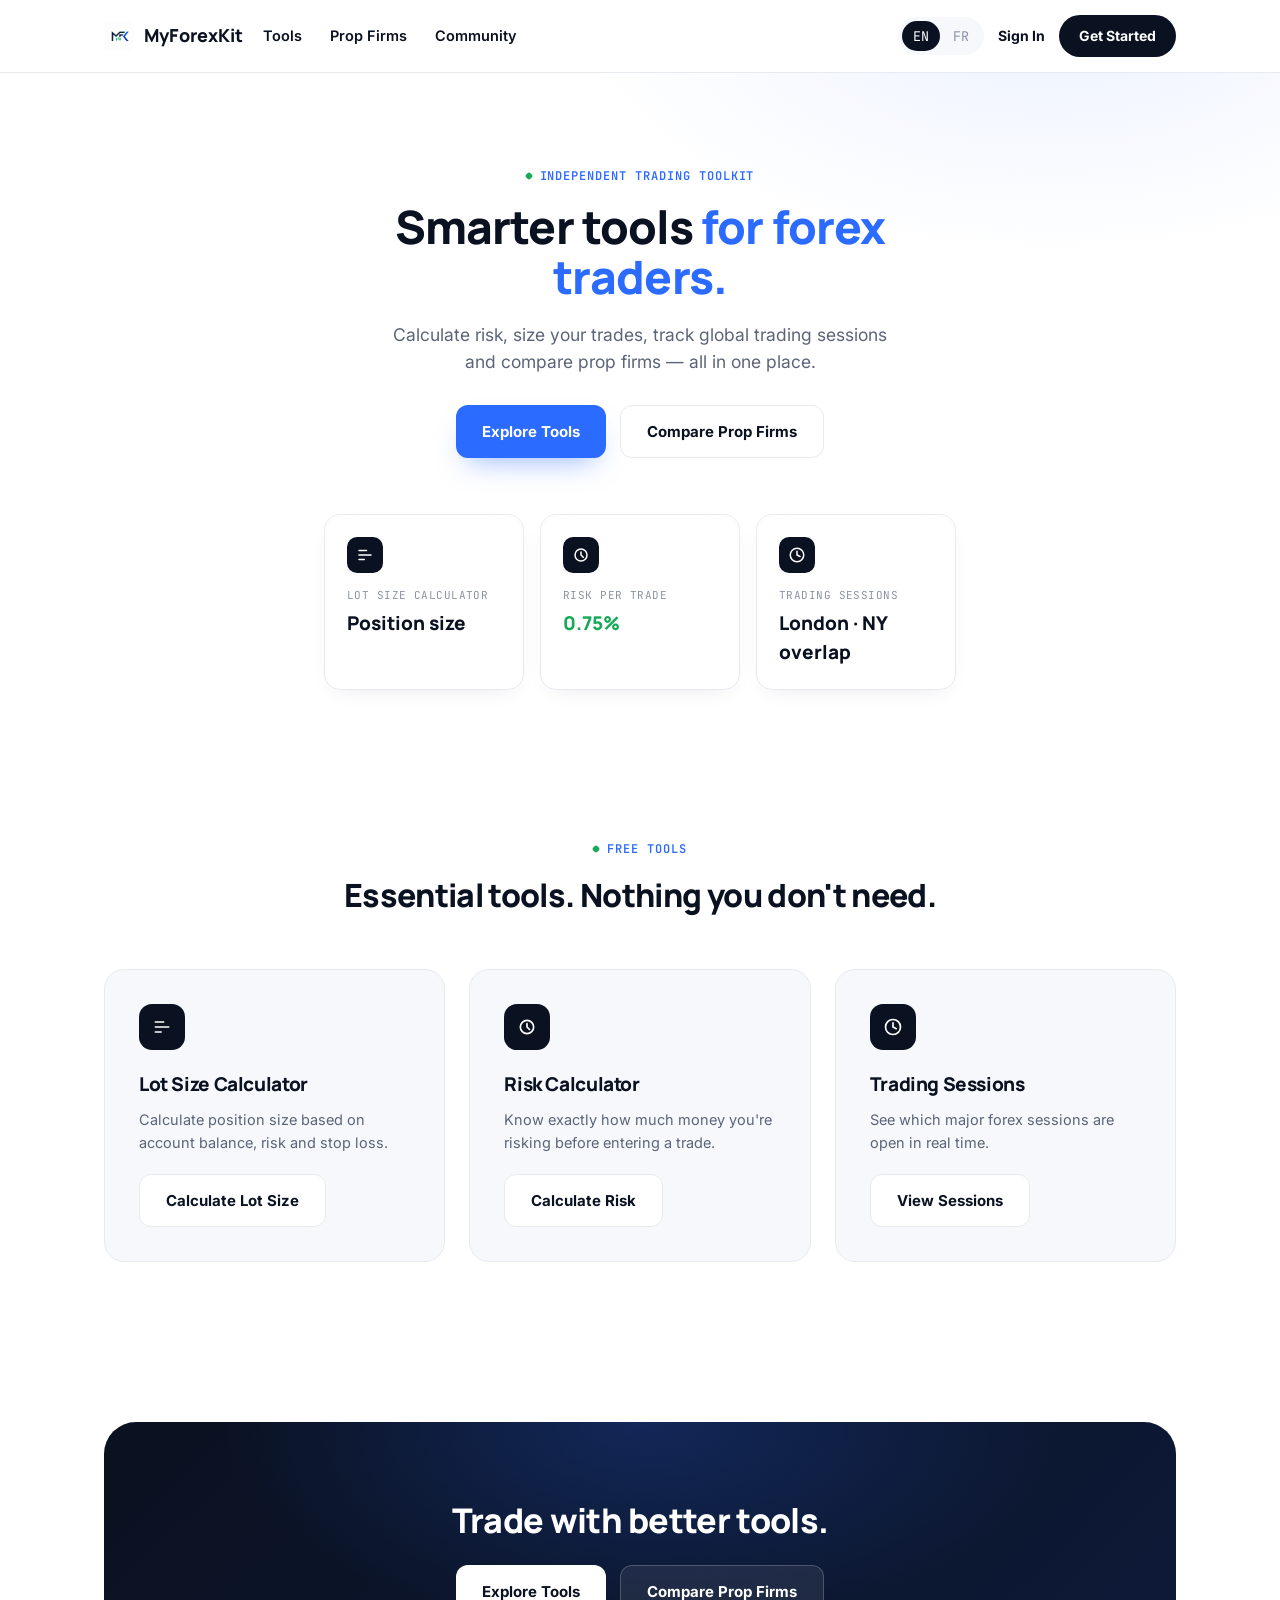
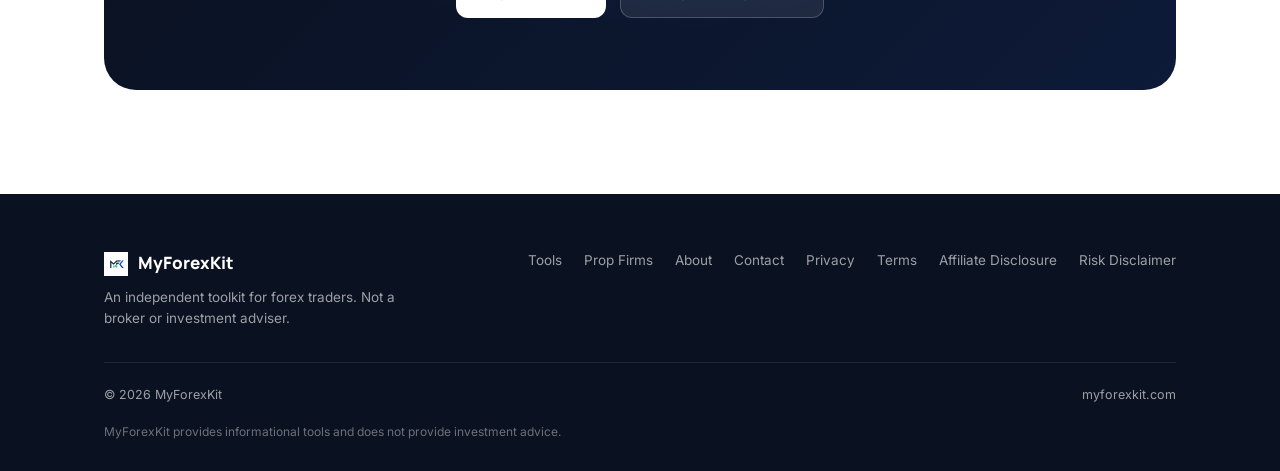
<file: index.html>
<!DOCTYPE html>
<html lang="en">
<head>
<meta charset="UTF-8">
<meta name="viewport" content="width=device-width, initial-scale=1.0">
<title>MyForexKit — Smarter Tools for Forex Traders</title>
<meta name="description" content="Calculate risk, size your trades, track global trading sessions and compare prop firms — free, no signup required.">
<link href="https://fonts.googleapis.com/css2?family=Manrope:wght@400;500;600;700;800&family=Inter:wght@400;500;600;700&family=JetBrains+Mono:wght@400;500;600&display=swap" rel="stylesheet">
<link rel="stylesheet" href="css/styles.css">
</head>
<body>

<div id="mfk-header"></div>

<section class="hero">
  <div class="container hero-inner">
    <span class="eyebrow" data-i18n="hero_eyebrow">Independent trading toolkit</span>
    <h1><span data-i18n="hero_h1_1">Smarter tools</span> <span class="accent" data-i18n="hero_h1_2">for forex traders.</span></h1>
    <p data-i18n="hero_sub">Calculate risk, size your trades, track global trading sessions and compare prop firms — all in one place.</p>
    <div class="hero-ctas">
      <a href="tools/index.html" class="btn btn-primary" data-i18n="hero_cta_primary">Explore Tools</a>
      <a href="prop-firms/index.html" class="btn btn-secondary" data-i18n="hero_cta_secondary">Compare Prop Firms</a>
    </div>

    <div class="hero-preview">
      <div class="preview-card">
        <div class="pi"><svg width="18" height="18" viewBox="0 0 24 24" fill="none"><path d="M4 12h16M4 6h10M4 18h7" stroke="#fff" stroke-width="2" stroke-linecap="round"/></svg></div>
        <div class="pl" data-i18n="lot_title">Lot Size Calculator</div>
        <div class="pv" data-i18n="preview_lot">Position size</div>
      </div>
      <div class="preview-card">
        <div class="pi"><svg width="18" height="18" viewBox="0 0 24 24" fill="none"><circle cx="12" cy="12" r="8" stroke="#fff" stroke-width="2"/><path d="M12 8v4l3 3" stroke="#fff" stroke-width="2" stroke-linecap="round"/></svg></div>
        <div class="pl" data-i18n="preview_risk">Risk per trade</div>
        <div class="pv pos">0.75%</div>
      </div>
      <div class="preview-card">
        <div class="pi"><svg width="18" height="18" viewBox="0 0 24 24" fill="none"><circle cx="12" cy="12" r="9" stroke="#fff" stroke-width="2"/><path d="M12 7v5l4 2" stroke="#fff" stroke-width="2" stroke-linecap="round"/></svg></div>
        <div class="pl" data-i18n="sessions_title">Trading Sessions</div>
        <div class="pv" data-i18n="preview_session">London · NY overlap</div>
      </div>
    </div>
  </div>
</section>

<section class="reveal">
  <div class="container">
    <div class="section-head">
      <span class="eyebrow" data-i18n="tools_eyebrow">Free tools</span>
      <h2 data-i18n="tools_h2">Essential tools. Nothing you don't need.</h2>
    </div>
    <div class="tools-grid-3">
      <div class="tool-feature-card">
        <div class="icon"><svg width="20" height="20" viewBox="0 0 24 24" fill="none"><path d="M4 12h16M4 6h10M4 18h7" stroke="#fff" stroke-width="2" stroke-linecap="round"/></svg></div>
        <h3 data-i18n="lot_title">Lot Size Calculator</h3>
        <p data-i18n="lot_desc">Calculate position size based on account balance, risk and stop loss.</p>
        <a href="tools/lot-size-calculator/index.html" class="btn btn-secondary" data-i18n="lot_cta">Calculate Lot Size</a>
      </div>
      <div class="tool-feature-card">
        <div class="icon"><svg width="20" height="20" viewBox="0 0 24 24" fill="none"><circle cx="12" cy="12" r="8" stroke="#fff" stroke-width="2"/><path d="M12 8v4l3 3" stroke="#fff" stroke-width="2" stroke-linecap="round"/></svg></div>
        <h3 data-i18n="risk_title">Risk Calculator</h3>
        <p data-i18n="risk_desc">Know exactly how much money you're risking before entering a trade.</p>
        <a href="tools/risk-calculator/index.html" class="btn btn-secondary" data-i18n="risk_cta">Calculate Risk</a>
      </div>
      <div class="tool-feature-card">
        <div class="icon"><svg width="20" height="20" viewBox="0 0 24 24" fill="none"><circle cx="12" cy="12" r="9" stroke="#fff" stroke-width="2"/><path d="M12 7v5l4 2" stroke="#fff" stroke-width="2" stroke-linecap="round"/></svg></div>
        <h3 data-i18n="sessions_title">Trading Sessions</h3>
        <p data-i18n="sessions_desc">See which major forex sessions are open in real time.</p>
        <a href="tools/trading-sessions/index.html" class="btn btn-secondary" data-i18n="sessions_cta">View Sessions</a>
      </div>
    </div>
  </div>
</section>

<section class="reveal">
  <div class="container">
    <div class="final-cta">
      <h2 data-i18n="final_h2">Trade with better tools.</h2>
      <div class="final-cta-btns">
        <a href="tools/index.html" class="btn btn-white" data-i18n="hero_cta_primary">Explore Tools</a>
        <a href="prop-firms/index.html" class="btn btn-ghost" data-i18n="hero_cta_secondary">Compare Prop Firms</a>
      </div>
    </div>
  </div>
</section>

<div id="mfk-footer"></div>

<script src="js/i18n.js"></script>
<script src="js/auth.js"></script>
<script src="js/components.js"></script>
<script>
  MFKComponents.mount("./");
  const io = new IntersectionObserver((entries)=>{
    entries.forEach(e=>{ if(e.isIntersecting){ e.target.classList.add('in'); io.unobserve(e.target);} });
  },{threshold:0.12});
  document.querySelectorAll('.reveal').forEach(el=>io.observe(el));
</script>
</body>
</html>
</file>
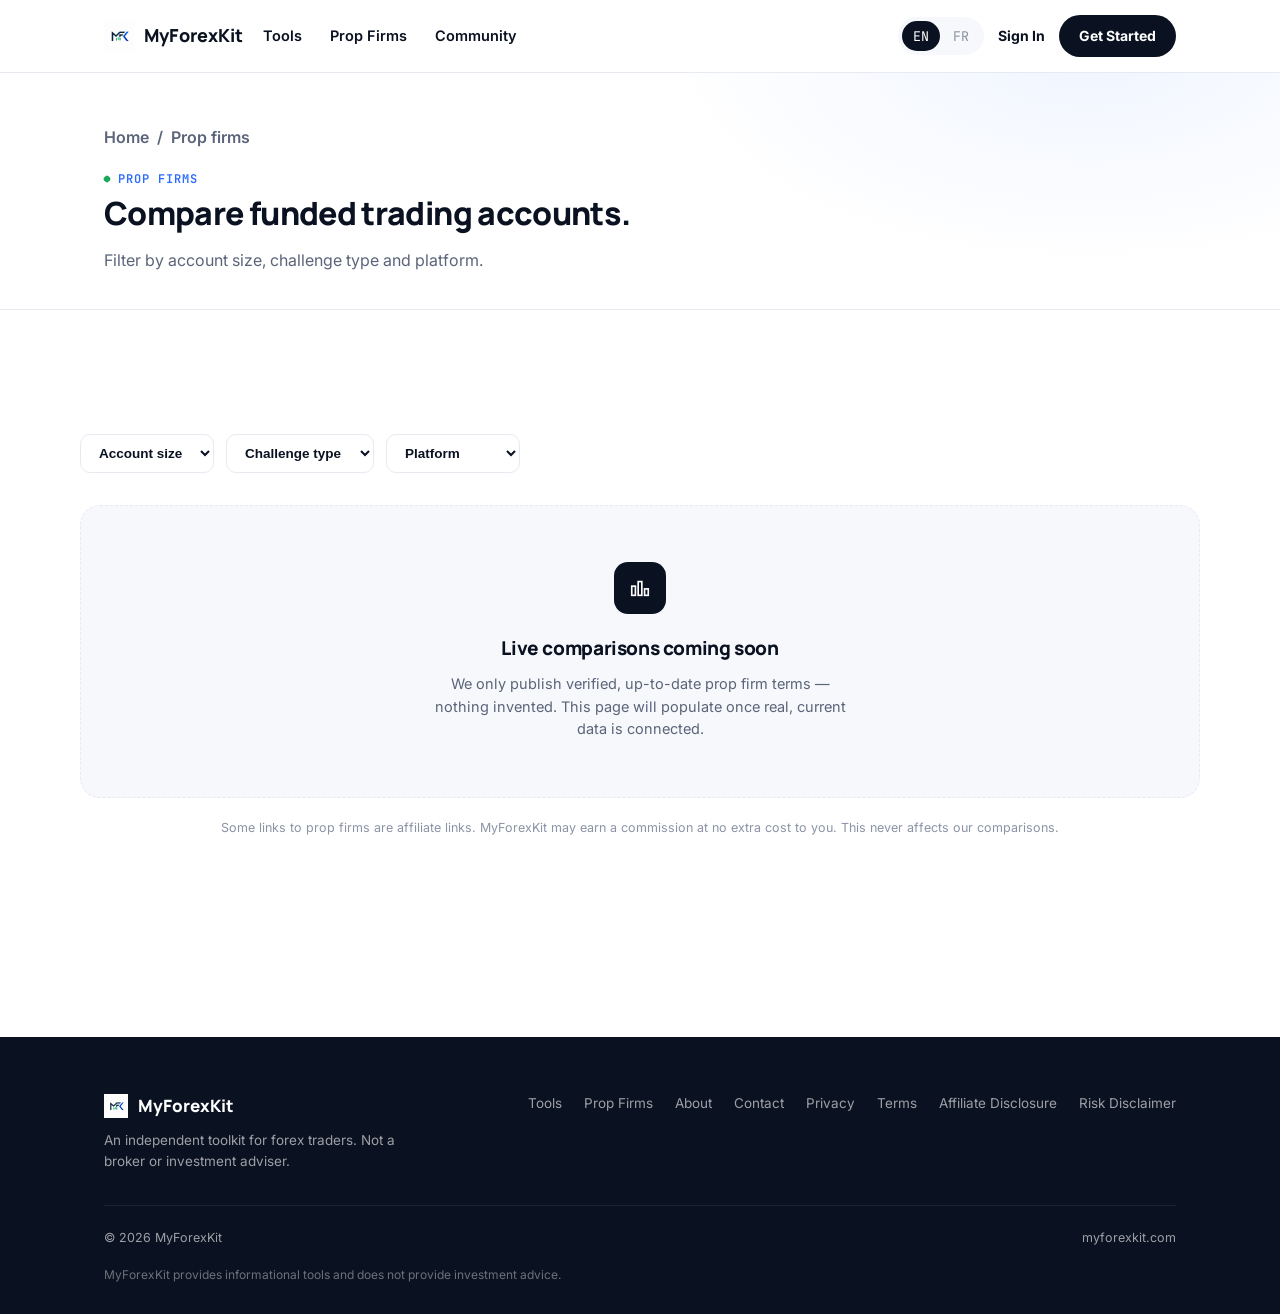
<file: prop-firms/index.html>
<!DOCTYPE html>
<html lang="en">
<head>
<meta charset="UTF-8">
<meta name="viewport" content="width=device-width, initial-scale=1.0">
<title>Compare Prop Firms — MyForexKit</title>
<meta name="description" content="Compare funded trading accounts by account size, challenge type and platform.">
<link href="https://fonts.googleapis.com/css2?family=Manrope:wght@400;500;600;700;800&family=Inter:wght@400;500;600;700&family=JetBrains+Mono:wght@400;500;600&display=swap" rel="stylesheet">
<link rel="stylesheet" href="../css/styles.css">
</head>
<body>
<div id="mfk-header"></div>

<section class="tool-page-hero">
  <div class="container">
    <p class="breadcrumb"><a href="../index.html" data-i18n="breadcrumb_home">Home</a> / <span data-i18n="propfirms_eyebrow">Prop Firms</span></p>
    <span class="eyebrow" data-i18n="propfirms_eyebrow">Prop firms</span>
    <h1 data-i18n="propfirms_h1">Compare funded trading accounts.</h1>
    <p data-i18n="propfirms_sub">Filter by account size, challenge type and platform.</p>
  </div>
</section>

<section>
  <div class="container" style="padding:44px 0 96px;">
    <div class="propfirm-filters">
      <select id="filter-size">
        <option value="" data-i18n="filter_size">Account size</option>
        <option value="10k">$10,000</option>
        <option value="25k">$25,000</option>
        <option value="50k">$50,000</option>
        <option value="100k">$100,000</option>
        <option value="200k">$200,000</option>
      </select>
      <select id="filter-challenge">
        <option value="" data-i18n="filter_challenge">Challenge type</option>
        <option value="1step">1-step</option>
        <option value="2step">2-step</option>
        <option value="instant">Instant funding</option>
      </select>
      <select id="filter-platform">
        <option value="" data-i18n="filter_platform">Platform</option>
        <option value="mt4">MetaTrader 4</option>
        <option value="mt5">MetaTrader 5</option>
        <option value="ctrader">cTrader</option>
      </select>
    </div>

    <div class="empty-state">
      <div class="icon">
        <svg width="22" height="22" viewBox="0 0 24 24" fill="none"><rect x="3" y="10" width="4" height="10" stroke="#fff" stroke-width="1.8"/><rect x="10" y="5" width="4" height="15" stroke="#fff" stroke-width="1.8"/><rect x="17" y="13" width="4" height="7" stroke="#fff" stroke-width="1.8"/></svg>
      </div>
      <h3 data-i18n="propfirms_empty_title">Live comparisons coming soon</h3>
      <p data-i18n="propfirms_empty_body">We only publish verified, up-to-date prop firm terms — nothing invented. This page will populate once real, current data is connected.</p>
    </div>

    <p class="affiliate-note" data-i18n="affiliate_note">Some links to prop firms are affiliate links. MyForexKit may earn a commission at no extra cost to you. This never affects our comparisons.</p>
  </div>
</section>

<div id="mfk-footer"></div>
<script src="../js/i18n.js"></script>
<script src="../js/auth.js"></script>
<script src="../js/components.js"></script>
<script>MFKComponents.mount("../");</script>
</body>
</html>
</file>
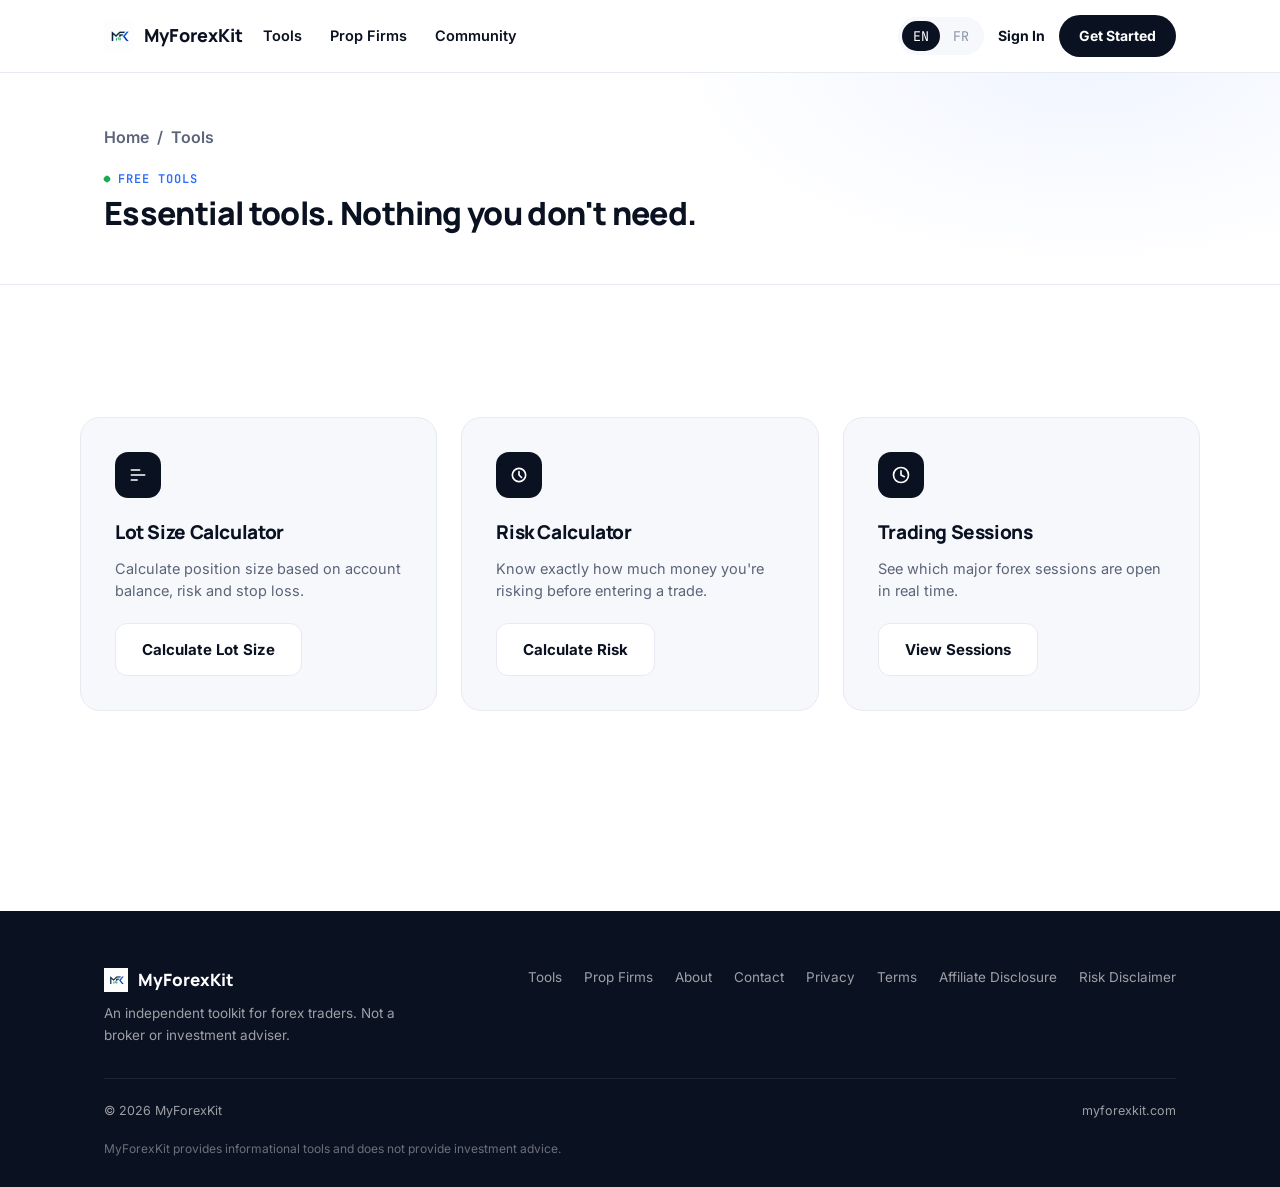
<file: tools/index.html>
<!DOCTYPE html>
<html lang="en">
<head>
<meta charset="UTF-8">
<meta name="viewport" content="width=device-width, initial-scale=1.0">
<title>Tools — MyForexKit</title>
<meta name="description" content="Free forex tools: lot size calculator, risk calculator, and live trading sessions.">
<link href="https://fonts.googleapis.com/css2?family=Manrope:wght@400;500;600;700;800&family=Inter:wght@400;500;600;700&family=JetBrains+Mono:wght@400;500;600&display=swap" rel="stylesheet">
<link rel="stylesheet" href="../css/styles.css">
</head>
<body>
<div id="mfk-header"></div>

<section class="tool-page-hero">
  <div class="container">
    <p class="breadcrumb"><a href="../index.html" data-i18n="breadcrumb_home">Home</a> / <span data-i18n="breadcrumb_tools">Tools</span></p>
    <span class="eyebrow" data-i18n="tools_eyebrow">Free tools</span>
    <h1 data-i18n="tools_h2">Essential tools. Nothing you don't need.</h1>
  </div>
</section>

<section>
  <div class="container" style="padding:52px 0 96px;">
    <div class="tools-grid-3">
      <div class="tool-feature-card">
        <div class="icon"><svg width="20" height="20" viewBox="0 0 24 24" fill="none"><path d="M4 12h16M4 6h10M4 18h7" stroke="#fff" stroke-width="2" stroke-linecap="round"/></svg></div>
        <h3 data-i18n="lot_title">Lot Size Calculator</h3>
        <p data-i18n="lot_desc">Calculate position size based on account balance, risk and stop loss.</p>
        <a href="lot-size-calculator/index.html" class="btn btn-secondary" data-i18n="lot_cta">Calculate Lot Size</a>
      </div>
      <div class="tool-feature-card">
        <div class="icon"><svg width="20" height="20" viewBox="0 0 24 24" fill="none"><circle cx="12" cy="12" r="8" stroke="#fff" stroke-width="2"/><path d="M12 8v4l3 3" stroke="#fff" stroke-width="2" stroke-linecap="round"/></svg></div>
        <h3 data-i18n="risk_title">Risk Calculator</h3>
        <p data-i18n="risk_desc">Know exactly how much money you're risking before entering a trade.</p>
        <a href="risk-calculator/index.html" class="btn btn-secondary" data-i18n="risk_cta">Calculate Risk</a>
      </div>
      <div class="tool-feature-card">
        <div class="icon"><svg width="20" height="20" viewBox="0 0 24 24" fill="none"><circle cx="12" cy="12" r="9" stroke="#fff" stroke-width="2"/><path d="M12 7v5l4 2" stroke="#fff" stroke-width="2" stroke-linecap="round"/></svg></div>
        <h3 data-i18n="sessions_title">Trading Sessions</h3>
        <p data-i18n="sessions_desc">See which major forex sessions are open in real time.</p>
        <a href="trading-sessions/index.html" class="btn btn-secondary" data-i18n="sessions_cta">View Sessions</a>
      </div>
    </div>
  </div>
</section>

<div id="mfk-footer"></div>
<script src="../js/i18n.js"></script>
<script src="../js/auth.js"></script>
<script src="../js/components.js"></script>
<script>MFKComponents.mount("../");</script>
</body>
</html>
</file>
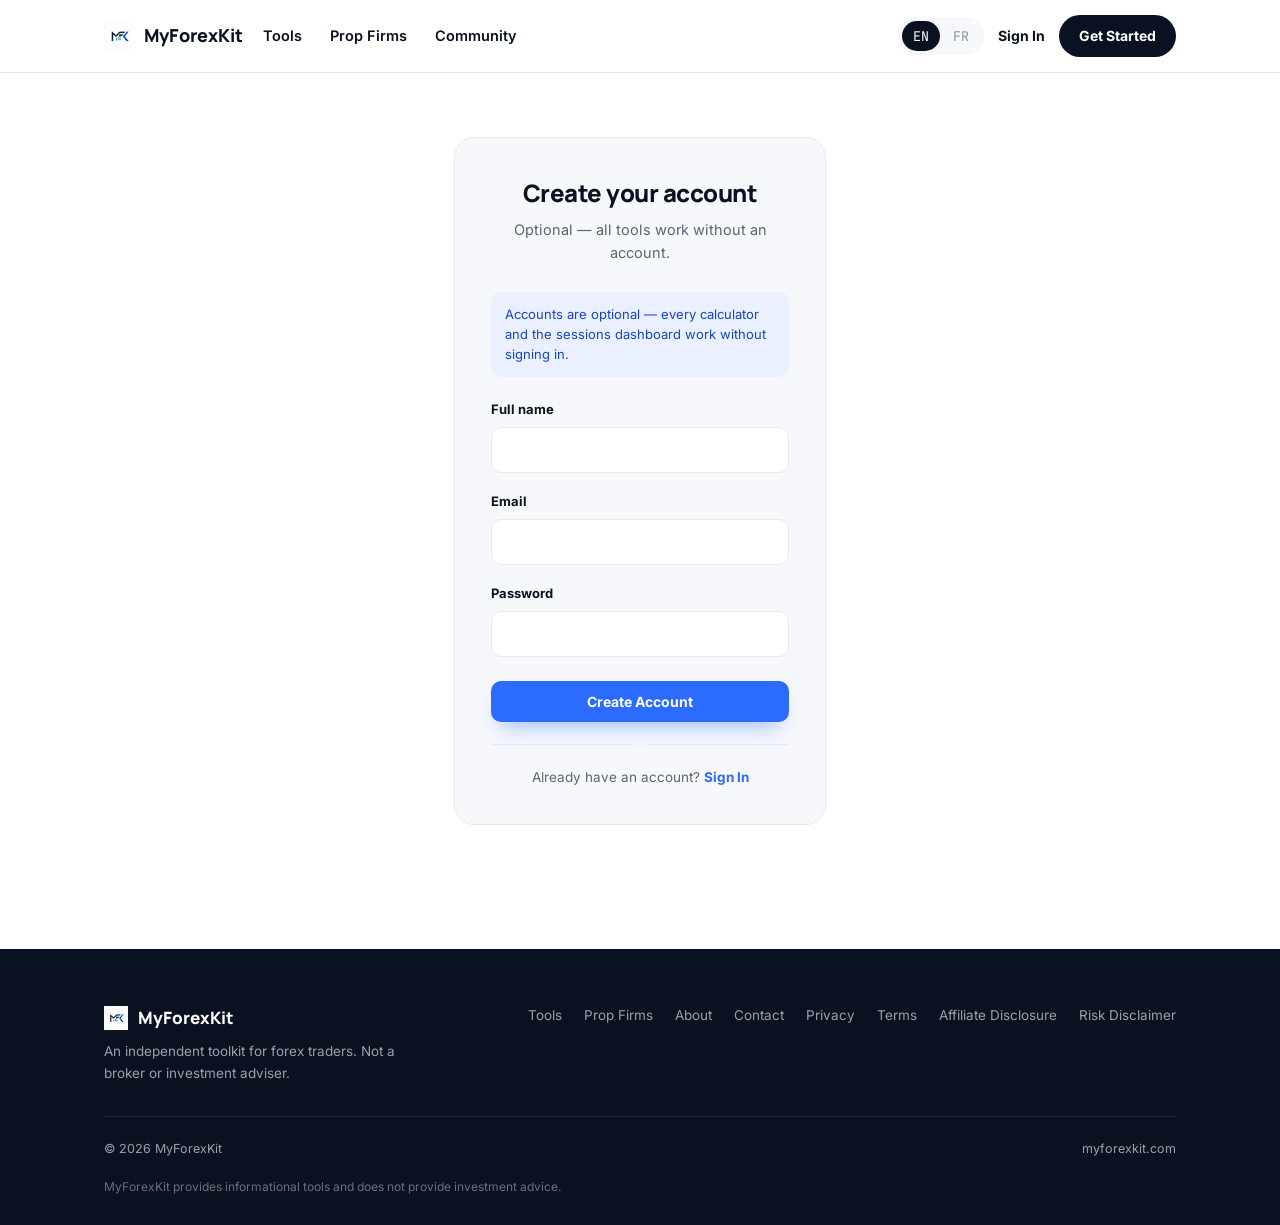
<file: account/create-account/index.html>
<!DOCTYPE html>
<html lang="en">
<head>
<meta charset="UTF-8">
<meta name="viewport" content="width=device-width, initial-scale=1.0">
<title>Create Account — MyForexKit</title>
<link href="https://fonts.googleapis.com/css2?family=Manrope:wght@400;500;600;700;800&family=Inter:wght@400;500;600;700&family=JetBrains+Mono:wght@400;500;600&display=swap" rel="stylesheet">
<link rel="stylesheet" href="../../css/styles.css">
</head>
<body>
<div id="mfk-header"></div>

<div class="auth-wrap">
  <div class="auth-card">
    <h1 data-i18n="auth_create_title">Create your account</h1>
    <p class="sub" data-i18n="auth_create_sub">Optional — all tools work without an account.</p>
    <p class="auth-note" data-i18n="auth_note">Accounts are optional — every calculator and the sessions dashboard work without signing in.</p>

    <form id="create-form" novalidate>
      <div class="field">
        <label for="fullName" data-i18n="field_name">Full name</label>
        <input type="text" id="fullName" required>
        <div class="field-error" id="err-fullName"></div>
      </div>
      <div class="field">
        <label for="email" data-i18n="field_email">Email</label>
        <input type="email" id="email" required>
        <div class="field-error" id="err-email"></div>
      </div>
      <div class="field">
        <label for="password" data-i18n="field_password">Password</label>
        <input type="password" id="password" required minlength="8">
        <div class="field-error" id="err-password"></div>
      </div>
      <button type="submit" class="btn-calc" data-i18n="auth_create_btn">Create Account</button>
    </form>

    <div class="auth-divider"></div>
    <div class="auth-links">
      <span data-i18n="auth_have_account">Already have an account?</span>
      <a href="../sign-in/index.html" data-i18n="nav_signin">Sign In</a>
    </div>
  </div>
</div>

<div id="mfk-footer"></div>
<script src="../../js/i18n.js"></script>
<script src="../../js/auth.js"></script>
<script src="../../js/components.js"></script>
<script>
MFKComponents.mount("../../");
const t = (k)=> (window.MFKi18n ? window.MFKi18n.t(k) : k);

function setError(id, msg){
  const el = document.getElementById('err-'+id);
  el.textContent = msg; el.classList.add('show');
  document.getElementById(id).closest('.field').classList.add('invalid');
}

document.getElementById('create-form').addEventListener('submit', function(e){
  e.preventDefault();
  document.querySelectorAll('.field-error').forEach(el=>{el.textContent='';el.classList.remove('show');});
  document.querySelectorAll('.field').forEach(f=>f.classList.remove('invalid'));

  const fullName = document.getElementById('fullName').value.trim();
  const email = document.getElementById('email').value.trim();
  const password = document.getElementById('password').value;

  let hasError = false;
  if(!fullName){ setError('fullName', t('err_fixfields')); hasError=true; }
  if(!email || !email.includes('@')){ setError('email', t('err_fixfields')); hasError=true; }
  if(!password || password.length < 8){ setError('password', 'At least 8 characters.'); hasError=true; }
  if(hasError) return;

  const result = MFKAuth.createAccount({ fullName, email, password });
  if(!result.ok){
    if(result.error === 'exists') setError('email', 'An account with this email already exists.');
    else setError('email', 'Could not create account — check your details.');
    return;
  }
  window.location.href = '../profile/index.html';
});
</script>
</body>
</html>
</file>
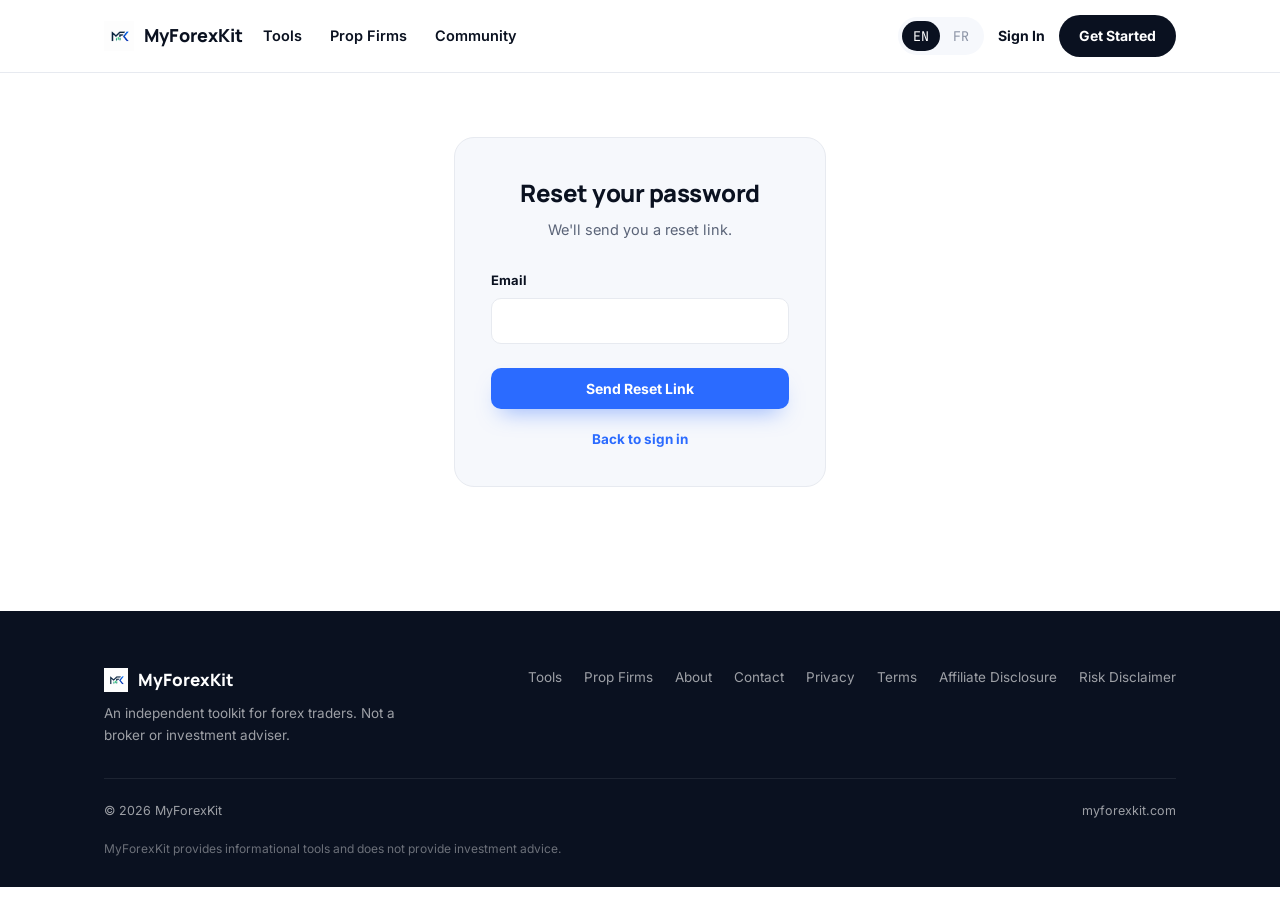
<file: account/forgot-password/index.html>
<!DOCTYPE html>
<html lang="en">
<head>
<meta charset="UTF-8">
<meta name="viewport" content="width=device-width, initial-scale=1.0">
<title>Reset Password — MyForexKit</title>
<link href="https://fonts.googleapis.com/css2?family=Manrope:wght@400;500;600;700;800&family=Inter:wght@400;500;600;700&family=JetBrains+Mono:wght@400;500;600&display=swap" rel="stylesheet">
<link rel="stylesheet" href="../../css/styles.css">
</head>
<body>
<div id="mfk-header"></div>

<div class="auth-wrap">
  <div class="auth-card">
    <h1 data-i18n="auth_forgot_title">Reset your password</h1>
    <p class="sub" data-i18n="auth_forgot_sub">We'll send you a reset link.</p>

    <p class="auth-success" id="success-msg" data-i18n="auth_forgot_sub"></p>

    <form id="forgot-form" novalidate>
      <div class="field">
        <label for="email" data-i18n="field_email">Email</label>
        <input type="email" id="email" required>
        <div class="field-error" id="err-email"></div>
      </div>
      <button type="submit" class="btn-calc" data-i18n="auth_forgot_btn">Send Reset Link</button>
    </form>

    <div class="auth-links">
      <a href="../sign-in/index.html" data-i18n="auth_back_signin">Back to sign in</a>
    </div>
  </div>
</div>

<div id="mfk-footer"></div>
<script src="../../js/i18n.js"></script>
<script src="../../js/auth.js"></script>
<script src="../../js/components.js"></script>
<script>
MFKComponents.mount("../../");
const t = (k)=> (window.MFKi18n ? window.MFKi18n.t(k) : k);

document.getElementById('forgot-form').addEventListener('submit', function(e){
  e.preventDefault();
  const email = document.getElementById('email').value.trim();
  const errEl = document.getElementById('err-email');
  errEl.textContent=''; errEl.classList.remove('show');
  document.getElementById('email').closest('.field').classList.remove('invalid');

  if(!email || !email.includes('@')){
    errEl.textContent = t('err_fixfields'); errEl.classList.add('show');
    document.getElementById('email').closest('.field').classList.add('invalid');
    return;
  }

  MFKAuth.requestPasswordReset(email);
  const successEl = document.getElementById('success-msg');
  successEl.textContent = "If that email is registered, you'll receive a reset link shortly.";
  successEl.classList.add('show');
  document.getElementById('forgot-form').reset();
});
</script>
</body>
</html>
</file>
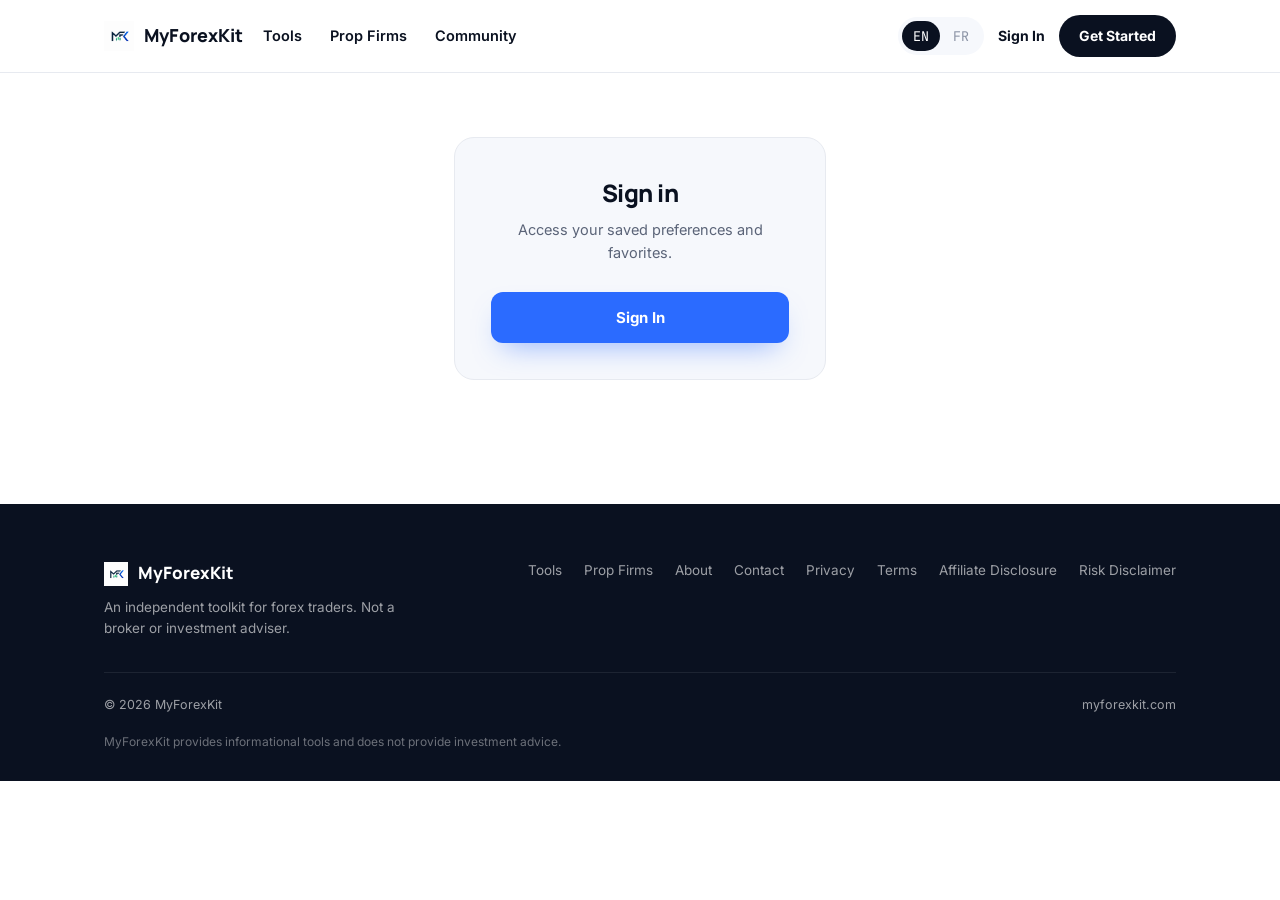
<file: account/profile/index.html>
<!DOCTYPE html>
<html lang="en">
<head>
<meta charset="UTF-8">
<meta name="viewport" content="width=device-width, initial-scale=1.0">
<title>My Account — MyForexKit</title>
<link href="https://fonts.googleapis.com/css2?family=Manrope:wght@400;500;600;700;800&family=Inter:wght@400;500;600;700&family=JetBrains+Mono:wght@400;500;600&display=swap" rel="stylesheet">
<link rel="stylesheet" href="../../css/styles.css">
</head>
<body>
<div id="mfk-header"></div>

<div class="container profile-grid" id="profile-root" style="display:none;">
  <div class="profile-nav">
    <button type="button" class="active" data-tab="prefs" data-i18n="profile_prefs">Preferences</button>
    <button type="button" data-tab="favorites" data-i18n="profile_favorites">Favorites</button>
    <button type="button" data-tab="settings" data-i18n="profile_settings">Account Settings</button>
    <button type="button" id="signout-btn" style="color:#DC2626; margin-top:10px;">Sign Out</button>
  </div>

  <div>
    <div class="profile-panel active" data-panel="prefs">
      <h3 data-i18n="profile_prefs">Preferences</h3>
      <div class="field">
        <label for="pref-currency" data-i18n="profile_default_currency">Default account currency</label>
        <select id="pref-currency">
          <option value="USD">USD</option><option value="EUR">EUR</option><option value="GBP">GBP</option>
          <option value="JPY">JPY</option><option value="CHF">CHF</option><option value="CAD">CAD</option>
        </select>
      </div>
      <div class="field">
        <label for="pref-risk" data-i18n="profile_default_risk">Default risk %</label>
        <input type="number" id="pref-risk" step="any" min="0" max="100">
      </div>
      <button type="button" class="btn-calc" id="save-prefs" style="width:auto;" data-i18n="profile_save">Save changes</button>
    </div>

    <div class="profile-panel" data-panel="favorites">
      <h3 data-i18n="profile_favorites">Favorites</h3>
      <p style="font-size:13.5px; color:var(--slate); margin-bottom:14px;" data-i18n="profile_fav_pairs">Favorite currency pairs</p>
      <div id="fav-pairs-list"></div>
      <select id="add-fav-pair" style="margin-top:14px;"></select>
    </div>

    <div class="profile-panel" data-panel="settings">
      <h3 data-i18n="profile_settings">Account Settings</h3>
      <div class="field">
        <label data-i18n="field_name">Full name</label>
        <input type="text" id="settings-name" disabled>
      </div>
      <div class="field">
        <label data-i18n="field_email">Email</label>
        <input type="text" id="settings-email" disabled>
      </div>
    </div>
  </div>
</div>

<div id="not-signed-in" class="auth-wrap">
  <div class="auth-card" style="text-align:center;">
    <h1 data-i18n="auth_signin_title">Sign in</h1>
    <p class="sub" data-i18n="auth_signin_sub">Access your saved preferences and favorites.</p>
    <a href="../sign-in/index.html" class="btn btn-primary" style="width:100%; justify-content:center;" data-i18n="auth_signin_btn">Sign In</a>
  </div>
</div>

<div id="mfk-footer"></div>
<script src="../../js/calculations.js"></script>
<script src="../../js/i18n.js"></script>
<script src="../../js/auth.js"></script>
<script src="../../js/components.js"></script>
<script>
MFKComponents.mount("../../");
const t = (k)=> (window.MFKi18n ? window.MFKi18n.t(k) : k);

const user = MFKAuth.currentUser();
if(!user){
  document.getElementById('not-signed-in').style.display = 'block';
} else {
  document.getElementById('profile-root').style.display = 'grid';
  document.getElementById('pref-currency').value = user.preferences.accountCurrency || 'USD';
  document.getElementById('pref-risk').value = user.preferences.riskPercent || 1;
  document.getElementById('settings-name').value = user.fullName;
  document.getElementById('settings-email').value = user.email;

  // Tabs
  document.querySelectorAll('.profile-nav button[data-tab]').forEach(btn=>{
    btn.addEventListener('click', ()=>{
      document.querySelectorAll('.profile-nav button[data-tab]').forEach(b=>b.classList.remove('active'));
      btn.classList.add('active');
      document.querySelectorAll('.profile-panel').forEach(p=>p.classList.remove('active'));
      document.querySelector(`.profile-panel[data-panel="${btn.dataset.tab}"]`).classList.add('active');
    });
  });

  document.getElementById('save-prefs').addEventListener('click', ()=>{
    MFKAuth.updatePreferences({
      accountCurrency: document.getElementById('pref-currency').value,
      riskPercent: MFK.toNumberOrNull(document.getElementById('pref-risk').value) || 1,
    });
  });

  document.getElementById('signout-btn').addEventListener('click', ()=>{
    MFKAuth.signOut();
    window.location.href = '../../index.html';
  });

  // Favorites
  const addSelect = document.getElementById('add-fav-pair');
  MFK.PAIRS.forEach(p=>{
    const opt = document.createElement('option');
    opt.value = p.symbol; opt.textContent = p.symbol;
    addSelect.appendChild(opt);
  });
  function renderFavorites(){
    const list = document.getElementById('fav-pairs-list');
    const favs = (MFKAuth.currentUser().favoritePairs || []);
    list.innerHTML = favs.length
      ? favs.map(p=>`<span class="favorite-chip">${p} <button data-pair="${p}">×</button></span>`).join('')
      : '<p style="font-size:13px;color:var(--slate-light);">No favorites yet.</p>';
    list.querySelectorAll('button[data-pair]').forEach(btn=>{
      btn.addEventListener('click', ()=>{
        MFKAuth.toggleFavoritePair(btn.dataset.pair);
        renderFavorites();
      });
    });
  }
  addSelect.addEventListener('change', ()=>{
    if(addSelect.value){ MFKAuth.toggleFavoritePair(addSelect.value); addSelect.value=''; renderFavorites(); }
  });
  renderFavorites();
}
</script>
</body>
</html>
</file>
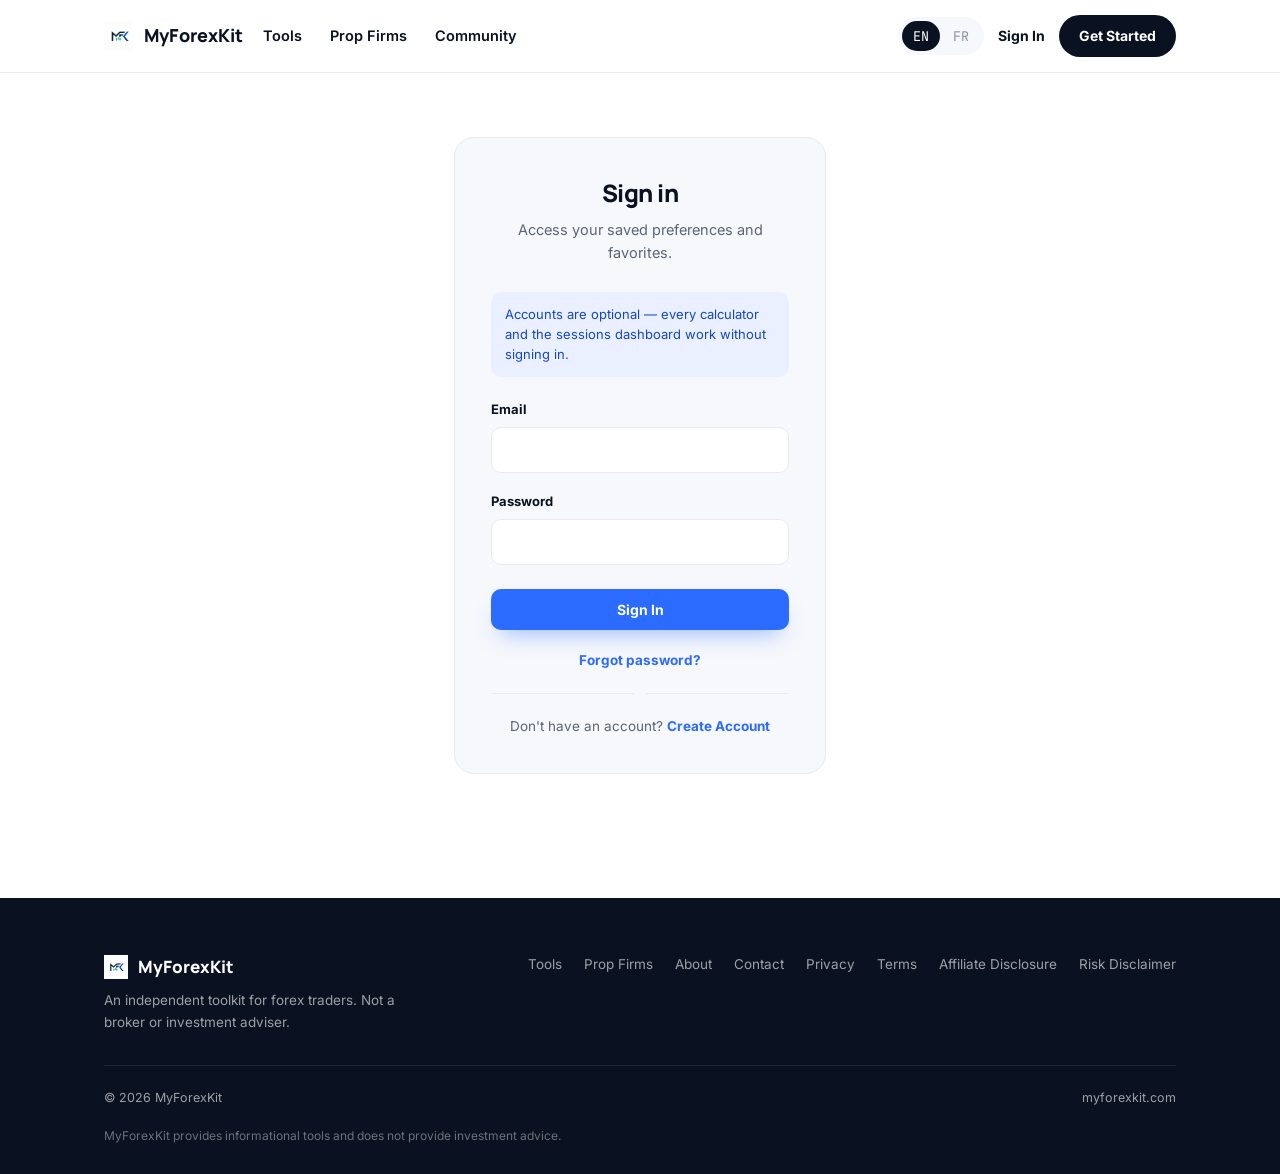
<file: account/sign-in/index.html>
<!DOCTYPE html>
<html lang="en">
<head>
<meta charset="UTF-8">
<meta name="viewport" content="width=device-width, initial-scale=1.0">
<title>Sign In — MyForexKit</title>
<link href="https://fonts.googleapis.com/css2?family=Manrope:wght@400;500;600;700;800&family=Inter:wght@400;500;600;700&family=JetBrains+Mono:wght@400;500;600&display=swap" rel="stylesheet">
<link rel="stylesheet" href="../../css/styles.css">
</head>
<body>
<div id="mfk-header"></div>

<div class="auth-wrap">
  <div class="auth-card">
    <h1 data-i18n="auth_signin_title">Sign in</h1>
    <p class="sub" data-i18n="auth_signin_sub">Access your saved preferences and favorites.</p>
    <p class="auth-note" data-i18n="auth_note">Accounts are optional — every calculator and the sessions dashboard work without signing in.</p>

    <form id="signin-form" novalidate>
      <div class="field">
        <label for="email" data-i18n="field_email">Email</label>
        <input type="email" id="email" required>
        <div class="field-error" id="err-email"></div>
      </div>
      <div class="field">
        <label for="password" data-i18n="field_password">Password</label>
        <input type="password" id="password" required>
        <div class="field-error" id="err-password"></div>
      </div>
      <button type="submit" class="btn-calc" data-i18n="auth_signin_btn">Sign In</button>
    </form>

    <div class="auth-links">
      <a href="../forgot-password/index.html" data-i18n="auth_forgot_link">Forgot password?</a>
    </div>
    <div class="auth-divider"></div>
    <div class="auth-links">
      <span data-i18n="auth_no_account">Don't have an account?</span>
      <a href="../create-account/index.html" data-i18n="nav_create">Create Account</a>
    </div>
  </div>
</div>

<div id="mfk-footer"></div>
<script src="../../js/i18n.js"></script>
<script src="../../js/auth.js"></script>
<script src="../../js/components.js"></script>
<script>
MFKComponents.mount("../../");
const t = (k)=> (window.MFKi18n ? window.MFKi18n.t(k) : k);

document.getElementById('signin-form').addEventListener('submit', function(e){
  e.preventDefault();
  document.querySelectorAll('.field-error').forEach(el=>{el.textContent='';el.classList.remove('show');});
  document.querySelectorAll('.field').forEach(f=>f.classList.remove('invalid'));

  const email = document.getElementById('email').value.trim();
  const password = document.getElementById('password').value;
  let hasError = false;
  if(!email){ document.getElementById('err-email').textContent = t('err_fixfields'); document.getElementById('err-email').classList.add('show'); document.getElementById('email').closest('.field').classList.add('invalid'); hasError=true; }
  if(!password){ document.getElementById('err-password').textContent = t('err_fixfields'); document.getElementById('err-password').classList.add('show'); document.getElementById('password').closest('.field').classList.add('invalid'); hasError=true; }
  if(hasError) return;

  const result = MFKAuth.signIn({ email, password });
  if(!result.ok){
    document.getElementById('err-password').textContent = 'Invalid email or password.';
    document.getElementById('err-password').classList.add('show');
    document.getElementById('password').closest('.field').classList.add('invalid');
    return;
  }
  window.location.href = '../profile/index.html';
});
</script>
</body>
</html>
</file>
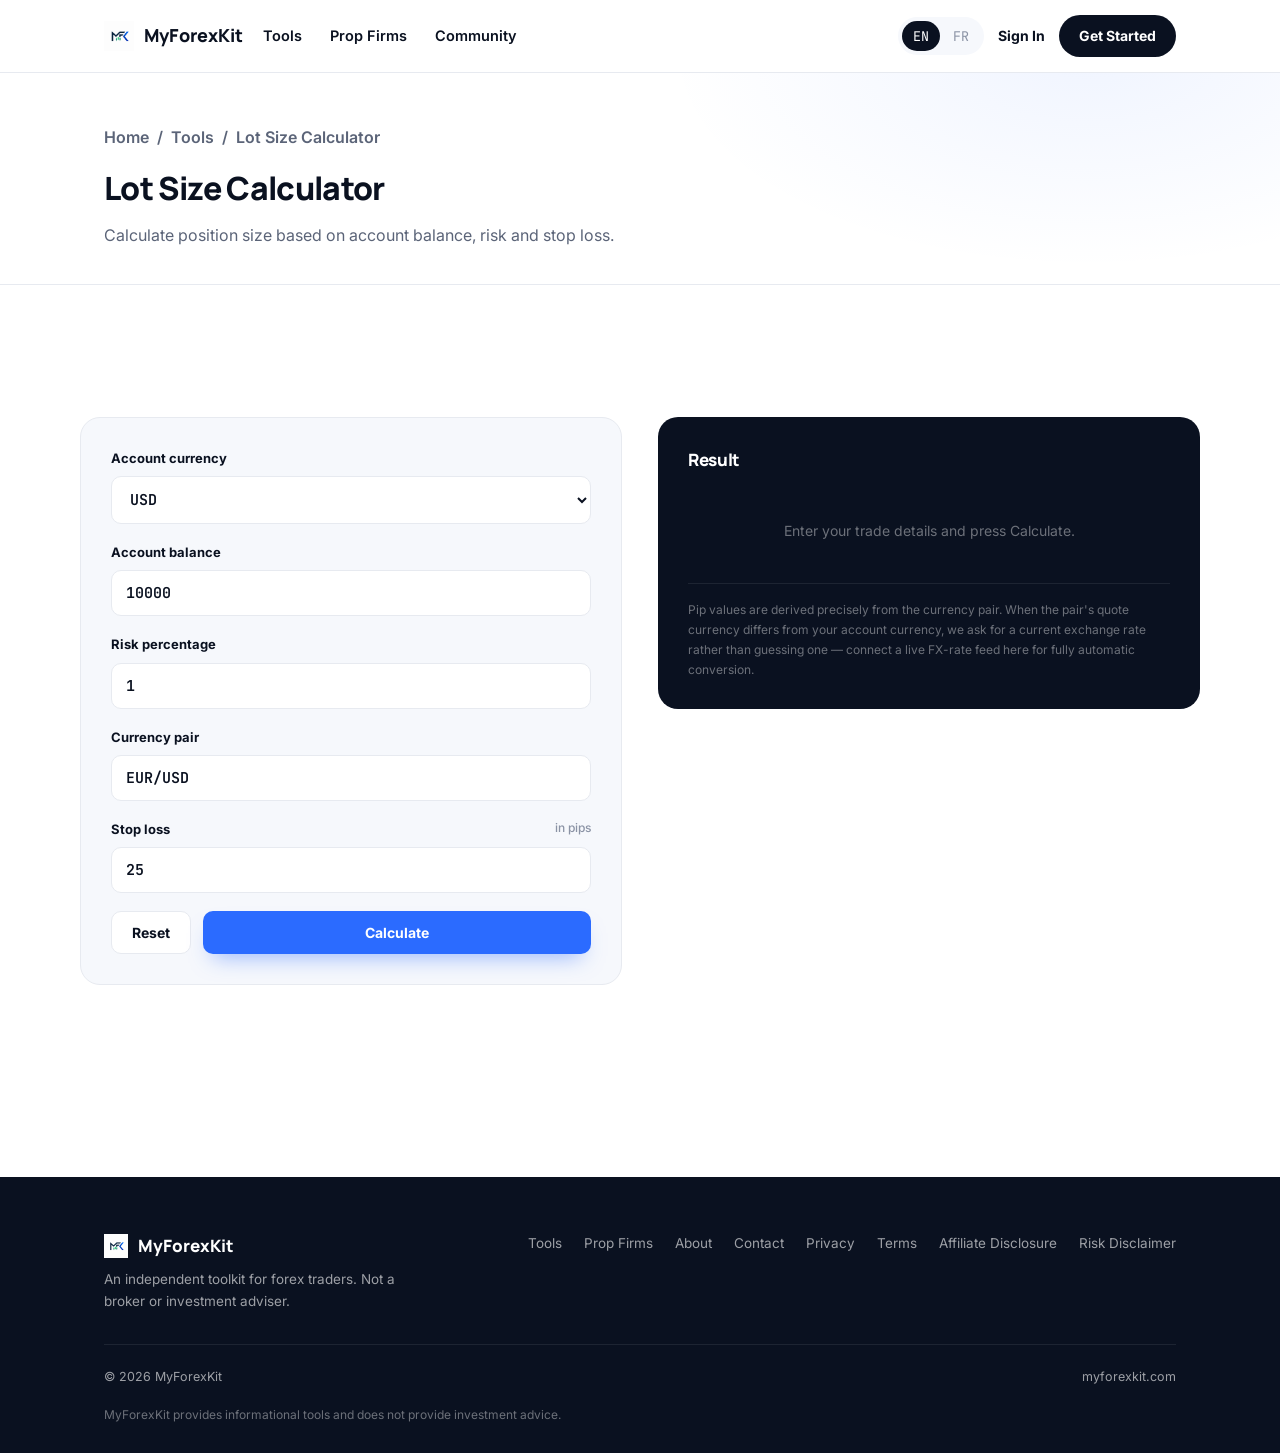
<file: tools/lot-size-calculator/index.html>
<!DOCTYPE html>
<html lang="en">
<head>
<meta charset="UTF-8">
<meta name="viewport" content="width=device-width, initial-scale=1.0">
<title>Lot Size Calculator — MyForexKit</title>
<meta name="description" content="Calculate the correct forex lot size for your account balance, risk percentage and stop loss distance.">
<link href="https://fonts.googleapis.com/css2?family=Manrope:wght@400;500;600;700;800&family=Inter:wght@400;500;600;700&family=JetBrains+Mono:wght@400;500;600&display=swap" rel="stylesheet">
<link rel="stylesheet" href="../../css/styles.css">
</head>
<body>
<div id="mfk-header"></div>

<section class="tool-page-hero">
  <div class="container">
    <p class="breadcrumb"><a href="../../index.html" data-i18n="breadcrumb_home">Home</a> / <a href="../index.html" data-i18n="breadcrumb_tools">Tools</a> / <span data-i18n="lot_title">Lot Size Calculator</span></p>
    <h1 data-i18n="lot_title">Lot Size Calculator</h1>
    <p data-i18n="lot_desc">Calculate position size based on account balance, risk and stop loss.</p>
  </div>
</section>

<section>
  <div class="container tool-layout">
    <div class="tool-card-panel">
      <form id="calc-form" novalidate>
        <div class="field">
          <label for="accountCurrency" data-i18n="field_currency">Account currency</label>
          <select id="accountCurrency">
            <option value="USD" selected>USD</option>
            <option value="EUR">EUR</option>
            <option value="GBP">GBP</option>
            <option value="JPY">JPY</option>
            <option value="CHF">CHF</option>
            <option value="CAD">CAD</option>
          </select>
        </div>
        <div class="field">
          <label for="balance" data-i18n="field_balance">Account balance</label>
          <input type="number" id="balance" inputmode="decimal" value="10000" min="0" step="any">
          <div class="field-error" id="err-balance"></div>
        </div>
        <div class="field">
          <label for="riskPercent" data-i18n="field_risk">Risk percentage</label>
          <input type="number" id="riskPercent" inputmode="decimal" value="1" min="0" max="100" step="any">
          <div class="field-error" id="err-riskPercent"></div>
        </div>
        <div class="field">
          <label for="pair" data-i18n="field_pair">Currency pair</label>
          <input type="text" id="pair" list="pair-list" value="EUR/USD" autocomplete="off">
          <datalist id="pair-list"></datalist>
          <div class="field-error" id="err-pair"></div>
        </div>
        <div class="field">
          <label for="stopLoss"><span data-i18n="field_stoploss">Stop loss</span> <span class="hint" data-i18n="field_stoploss_hint">in pips</span></label>
          <input type="number" id="stopLoss" inputmode="decimal" value="25" min="0" step="any">
          <div class="field-error" id="err-stopLoss"></div>
        </div>
        <div class="field" id="rate-field" style="display:none;">
          <label for="exchangeRate"><span data-i18n="field_rate">Exchange rate</span> <span class="hint" data-i18n="field_rate_hint">needed for this pair</span></label>
          <input type="number" id="exchangeRate" inputmode="decimal" step="any" placeholder="e.g. 0.0067">
          <div class="field-error" id="err-exchangeRate"></div>
        </div>
        <div class="tool-actions">
          <button type="button" class="btn-reset" id="reset-btn" data-i18n="btn_reset">Reset</button>
          <button type="submit" class="btn-calc" data-i18n="btn_calculate">Calculate</button>
        </div>
      </form>
    </div>

    <div class="results-panel">
      <h3 data-i18n="result_title">Result</h3>
      <div id="results-body">
        <p class="result-empty" data-i18n="result_empty">Enter your trade details and press Calculate.</p>
      </div>
      <p class="result-note" data-i18n="result_note_lot">Pip values are derived precisely from the currency pair. When the pair's quote currency differs from your account currency, we ask for a current exchange rate rather than guessing one — connect a live FX-rate feed here for fully automatic conversion.</p>
    </div>
  </div>
</section>

<div id="mfk-footer"></div>
<script src="../../js/calculations.js"></script>
<script src="../../js/i18n.js"></script>
<script src="../../js/auth.js"></script>
<script src="../../js/components.js"></script>
<script>
MFKComponents.mount("../../");

const datalist = document.getElementById('pair-list');
MFK.PAIRS.forEach(p=>{
  const opt = document.createElement('option');
  opt.value = p.symbol;
  datalist.appendChild(opt);
});

const form = document.getElementById('calc-form');
const rateField = document.getElementById('rate-field');
const rateInput = document.getElementById('exchangeRate');
const resultsBody = document.getElementById('results-body');
const t = (k)=> (window.MFKi18n ? window.MFKi18n.t(k) : k);

function clearErrors(){
  document.querySelectorAll('.field-error').forEach(e=>{e.textContent='';e.classList.remove('show');});
  document.querySelectorAll('.field').forEach(f=>f.classList.remove('invalid'));
}
function showFieldError(id, key){
  const el = document.getElementById('err-'+id);
  if(el){ el.textContent = t(key); el.classList.add('show'); }
  const input = document.getElementById(id);
  if(input) input.closest('.field').classList.add('invalid');
}
function fmtMoney(n, currency){
  try{ return new Intl.NumberFormat('en-US',{style:'currency',currency:currency||'USD',maximumFractionDigits:2}).format(n); }
  catch(e){ return '$'+n.toFixed(2); }
}
function checkPairNeedsRate(){
  const pair = document.getElementById('pair').value;
  const acct = document.getElementById('accountCurrency').value;
  const p = MFK.findPair(pair);
  if(!p){ rateField.style.display='none'; return; }
  rateField.style.display = (p.quote === acct) ? 'none' : 'block';
}
document.getElementById('pair').addEventListener('input', checkPairNeedsRate);
document.getElementById('accountCurrency').addEventListener('change', checkPairNeedsRate);
checkPairNeedsRate();

form.addEventListener('submit', function(e){
  e.preventDefault();
  clearErrors();

  const accountCurrency = document.getElementById('accountCurrency').value;
  const balance = MFK.toNumberOrNull(document.getElementById('balance').value);
  const riskPercent = MFK.toNumberOrNull(document.getElementById('riskPercent').value);
  const stopLoss = MFK.toNumberOrNull(document.getElementById('stopLoss').value);
  const pair = document.getElementById('pair').value;
  const rate = MFK.toNumberOrNull(rateInput.value);

  let hasError = false;
  if(balance===null || balance<=0){ showFieldError('balance','err_balance'); hasError=true; }
  if(riskPercent===null || riskPercent<=0 || riskPercent>100){ showFieldError('riskPercent','err_risk'); hasError=true; }
  if(stopLoss===null || stopLoss<=0){ showFieldError('stopLoss','err_stoploss'); hasError=true; }
  const p = MFK.findPair(pair);
  if(!p){ showFieldError('pair','err_pair'); hasError=true; }

  if(hasError){ resultsBody.innerHTML = `<p class="result-empty">${t('err_fixfields')}</p>`; return; }

  const pipInfo = MFK.pipValuePerLotInAccountCurrency(pair, accountCurrency, rate);
  if(pipInfo.needsRate){
    showFieldError('exchangeRate','err_rate');
    resultsBody.innerHTML = `<p class="result-empty">${t('err_needsrate')}</p>`;
    return;
  }
  if(pipInfo.value===null){
    resultsBody.innerHTML = `<p class="result-empty">${t('err_pair')}</p>`;
    return;
  }

  const result = MFK.computeLotSize({
    accountBalance: balance, riskPercent, stopLossPips: stopLoss, pipValuePerLot: pipInfo.value,
  });

  if(!result.ok){
    resultsBody.innerHTML = `<p class="result-empty">${t('err_fixfields')}</p>`;
    return;
  }

  resultsBody.innerHTML = `
    <div class="result-highlight">
      <div class="l">${t('result_lotsize')}</div>
      <div class="v">${result.positionSizeLots} lots</div>
    </div>
    <div class="result-row"><span class="l">${t('result_riskamount')}</span><span class="v">${fmtMoney(result.riskAmount, accountCurrency)}</span></div>
    <div class="result-row"><span class="l">${t('result_units')}</span><span class="v">${result.units.toLocaleString()}</span></div>
    <div class="result-row"><span class="l">${t('result_pipvalue')}</span><span class="v">${fmtMoney(result.pipValuePerLot, accountCurrency)}</span></div>
  `;
});

document.getElementById('reset-btn').addEventListener('click', function(){
  document.getElementById('accountCurrency').value = 'USD';
  document.getElementById('balance').value = '10000';
  document.getElementById('riskPercent').value = '1';
  document.getElementById('stopLoss').value = '25';
  document.getElementById('pair').value = 'EUR/USD';
  rateInput.value = '';
  clearErrors();
  checkPairNeedsRate();
  resultsBody.innerHTML = `<p class="result-empty">${t('result_empty')}</p>`;
});
</script>
</body>
</html>
</file>
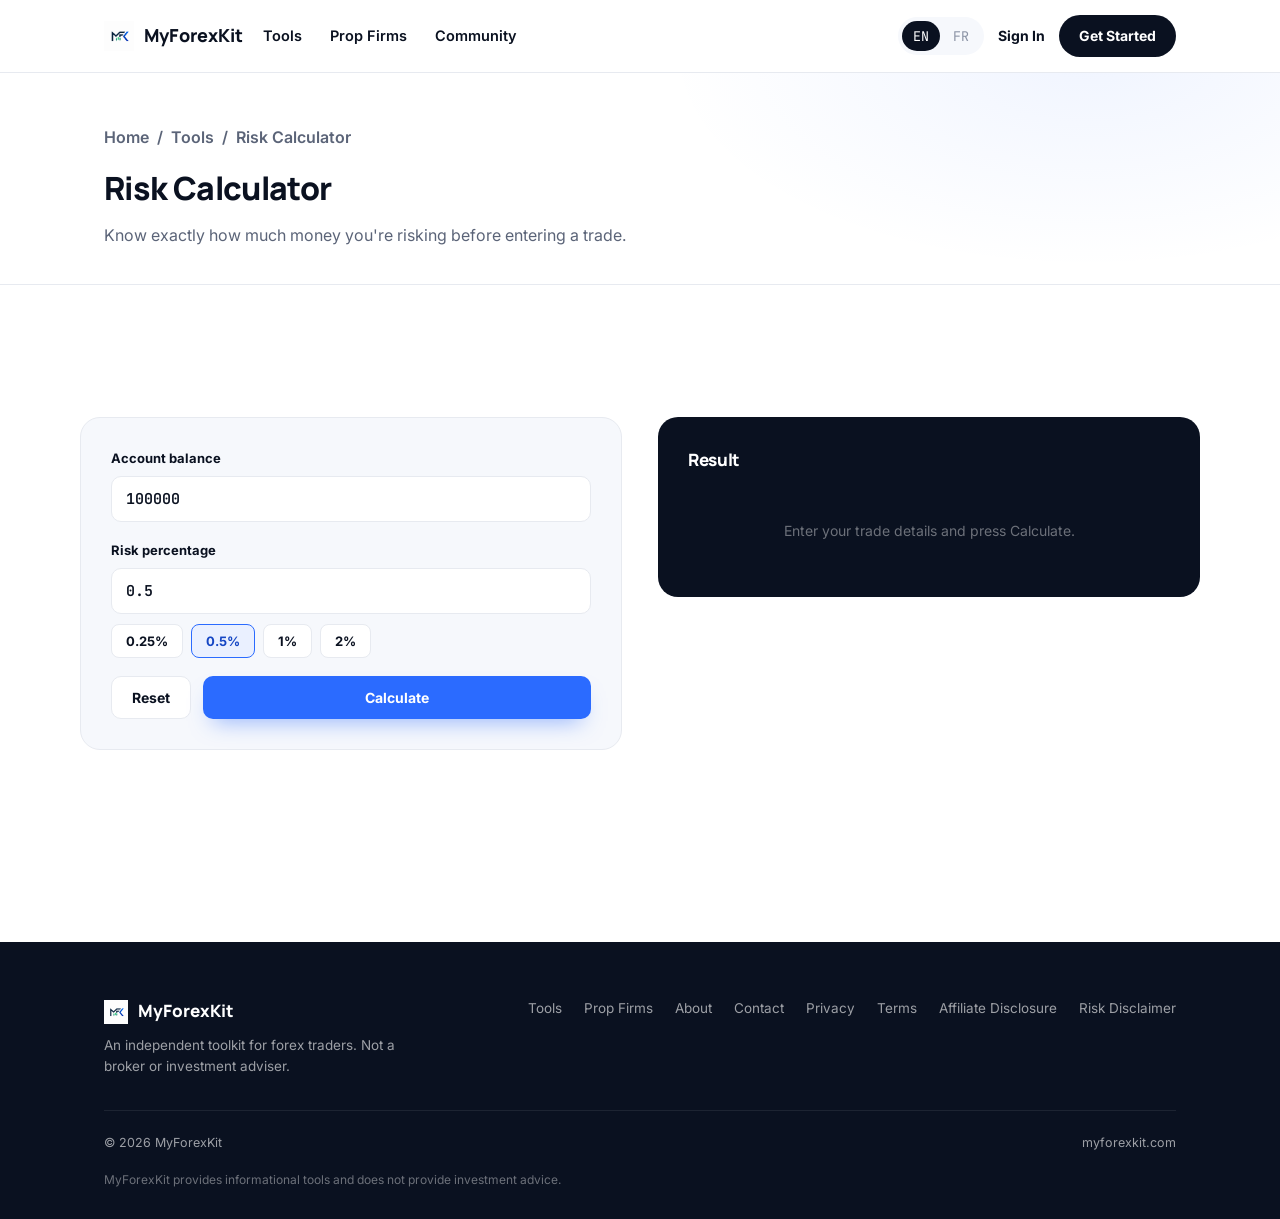
<file: tools/risk-calculator/index.html>
<!DOCTYPE html>
<html lang="en">
<head>
<meta charset="UTF-8">
<meta name="viewport" content="width=device-width, initial-scale=1.0">
<title>Risk Calculator — MyForexKit</title>
<meta name="description" content="Calculate the dollar amount you're risking per trade and your remaining account balance if the stop loss is hit.">
<link href="https://fonts.googleapis.com/css2?family=Manrope:wght@400;500;600;700;800&family=Inter:wght@400;500;600;700&family=JetBrains+Mono:wght@400;500;600&display=swap" rel="stylesheet">
<link rel="stylesheet" href="../../css/styles.css">
</head>
<body>
<div id="mfk-header"></div>

<section class="tool-page-hero">
  <div class="container">
    <p class="breadcrumb"><a href="../../index.html" data-i18n="breadcrumb_home">Home</a> / <a href="../index.html" data-i18n="breadcrumb_tools">Tools</a> / <span data-i18n="risk_title">Risk Calculator</span></p>
    <h1 data-i18n="risk_title">Risk Calculator</h1>
    <p data-i18n="risk_desc">Know exactly how much money you're risking before entering a trade.</p>
  </div>
</section>

<section>
  <div class="container tool-layout">
    <div class="tool-card-panel">
      <form id="calc-form" novalidate>
        <div class="field">
          <label for="balance" data-i18n="field_balance">Account balance</label>
          <input type="number" id="balance" inputmode="decimal" value="100000" min="0" step="any">
          <div class="field-error" id="err-balance"></div>
        </div>
        <div class="field">
          <label for="riskPercent" data-i18n="field_risk">Risk percentage</label>
          <input type="number" id="riskPercent" inputmode="decimal" value="0.5" min="0" max="100" step="any">
          <div class="quick-risk" id="quick-risk">
            <button type="button" data-val="0.25">0.25%</button>
            <button type="button" data-val="0.5" class="active">0.5%</button>
            <button type="button" data-val="1">1%</button>
            <button type="button" data-val="2">2%</button>
          </div>
          <div class="field-error" id="err-riskPercent"></div>
        </div>
        <div class="tool-actions">
          <button type="button" class="btn-reset" id="reset-btn" data-i18n="btn_reset">Reset</button>
          <button type="submit" class="btn-calc" data-i18n="btn_calculate">Calculate</button>
        </div>
      </form>
    </div>

    <div class="results-panel">
      <h3 data-i18n="result_title">Result</h3>
      <div id="results-body">
        <p class="result-empty" data-i18n="result_empty">Enter your account details and press Calculate.</p>
      </div>
    </div>
  </div>
</section>

<div id="mfk-footer"></div>
<script src="../../js/calculations.js"></script>
<script src="../../js/i18n.js"></script>
<script src="../../js/auth.js"></script>
<script src="../../js/components.js"></script>
<script>
MFKComponents.mount("../../");

const form = document.getElementById('calc-form');
const resultsBody = document.getElementById('results-body');
const riskInput = document.getElementById('riskPercent');
const t = (k)=> (window.MFKi18n ? window.MFKi18n.t(k) : k);

document.querySelectorAll('#quick-risk button').forEach(btn=>{
  btn.addEventListener('click', ()=>{
    document.querySelectorAll('#quick-risk button').forEach(b=>b.classList.remove('active'));
    btn.classList.add('active');
    riskInput.value = btn.dataset.val;
  });
});
riskInput.addEventListener('input', ()=>{
  document.querySelectorAll('#quick-risk button').forEach(b=>{
    b.classList.toggle('active', b.dataset.val === riskInput.value);
  });
});

function clearErrors(){
  document.querySelectorAll('.field-error').forEach(e=>{e.textContent='';e.classList.remove('show');});
  document.querySelectorAll('.field').forEach(f=>f.classList.remove('invalid'));
}
function showFieldError(id, key){
  const el = document.getElementById('err-'+id);
  if(el){ el.textContent = t(key); el.classList.add('show'); }
  document.getElementById(id).closest('.field').classList.add('invalid');
}
function fmtMoney(n){ return new Intl.NumberFormat('en-US',{style:'currency',currency:'USD',maximumFractionDigits:2}).format(n); }

form.addEventListener('submit', function(e){
  e.preventDefault();
  clearErrors();
  const balance = MFK.toNumberOrNull(document.getElementById('balance').value);
  const riskPercent = MFK.toNumberOrNull(riskInput.value);

  let hasError = false;
  if(balance===null || balance<=0){ showFieldError('balance','err_balance'); hasError=true; }
  if(riskPercent===null || riskPercent<=0 || riskPercent>100){ showFieldError('riskPercent','err_risk'); hasError=true; }
  if(hasError){ resultsBody.innerHTML = `<p class="result-empty">${t('err_fixfields')}</p>`; return; }

  const result = MFK.computeRisk({ accountBalance: balance, riskPercent });
  if(!result.ok){ resultsBody.innerHTML = `<p class="result-empty">${t('err_fixfields')}</p>`; return; }

  const meterPct = Math.min(100, (result.riskPercent / 5) * 100); // meter scaled 0-5% for visual range
  resultsBody.innerHTML = `
    <div class="result-highlight">
      <div class="l">${t('risk_result_atrisk')}</div>
      <div class="v">${fmtMoney(result.riskAmount)}</div>
    </div>
    <div class="result-row"><span class="l">${t('risk_result_after')}</span><span class="v">${fmtMoney(result.remainingBalance)}</span></div>
    <div class="result-row"><span class="l">${t('risk_result_remaining')}</span><span class="v">${result.remainingPercent}%</span></div>
    <div class="risk-meter">
      <div class="risk-meter-bar"><div class="fill" style="width:${meterPct}%"></div></div>
      <div class="risk-meter-labels"><span>${t('risk_meter_safe')}</span><span>${t('risk_meter_high')}</span></div>
    </div>
  `;
});

document.getElementById('reset-btn').addEventListener('click', function(){
  document.getElementById('balance').value = '100000';
  riskInput.value = '0.5';
  document.querySelectorAll('#quick-risk button').forEach(b=>b.classList.toggle('active', b.dataset.val==='0.5'));
  clearErrors();
  resultsBody.innerHTML = `<p class="result-empty">${t('result_empty')}</p>`;
});
</script>
</body>
</html>
</file>
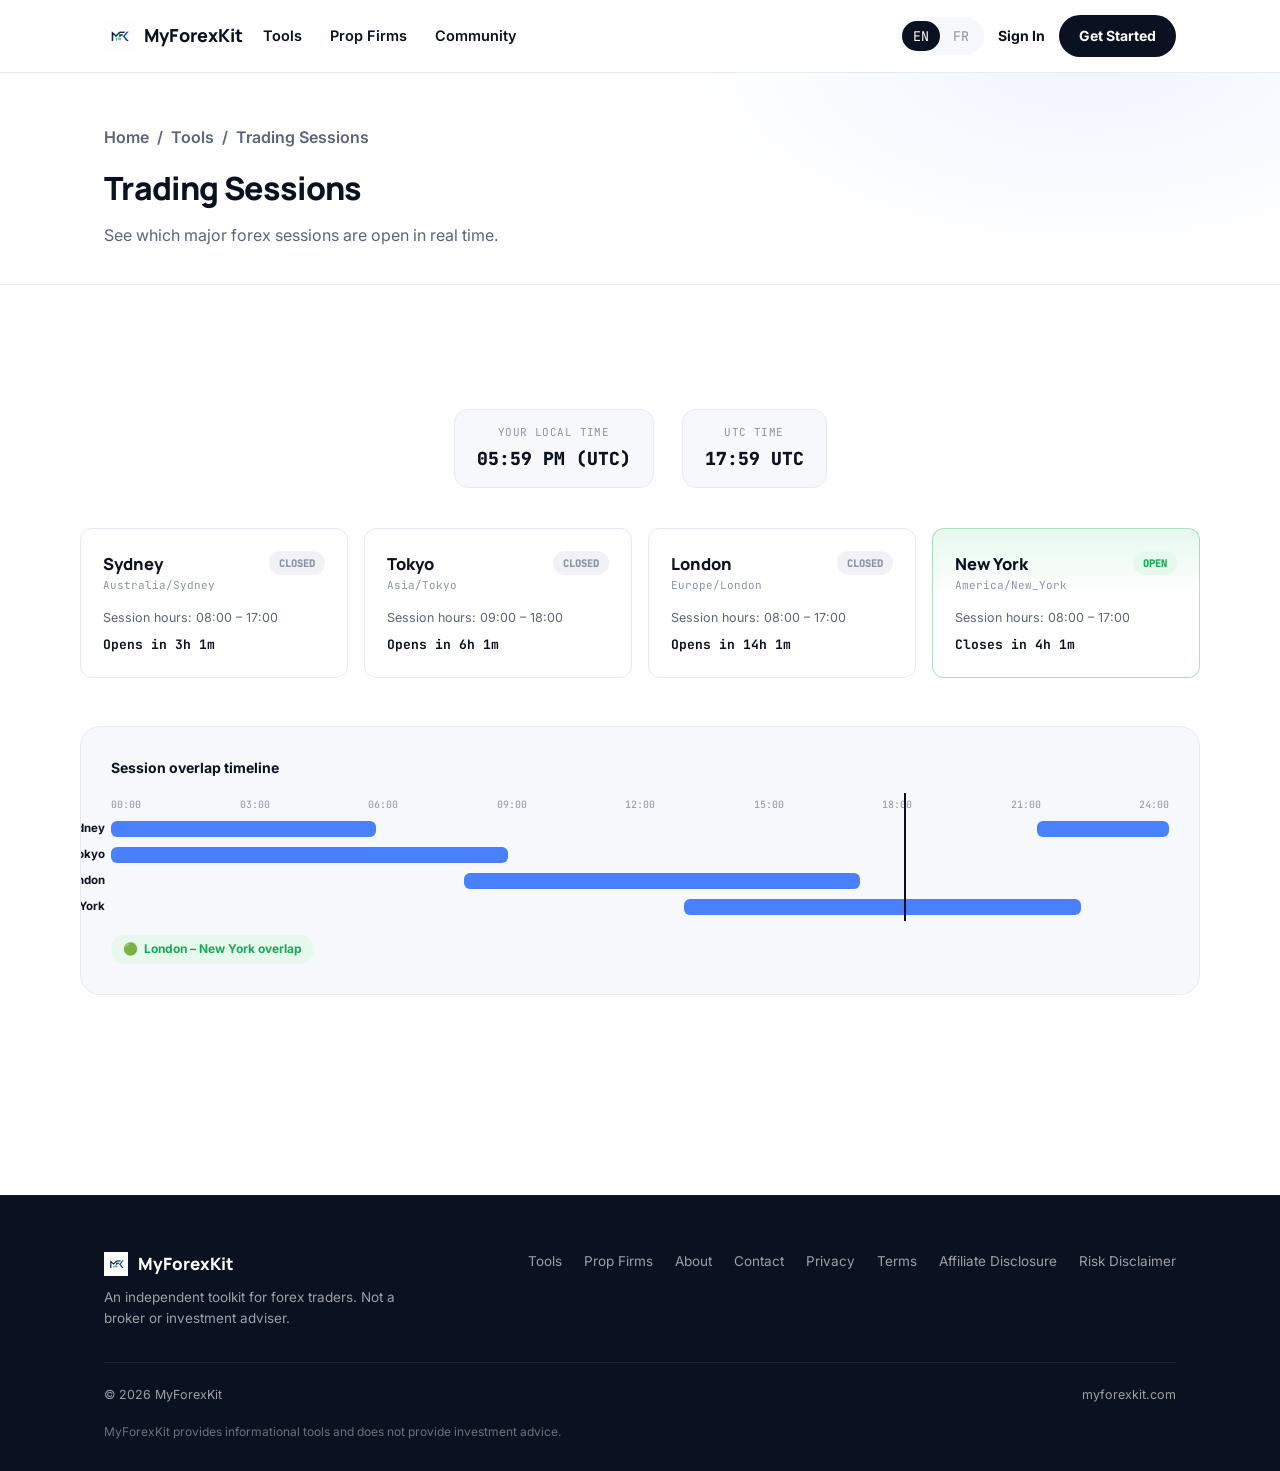
<file: tools/trading-sessions/index.html>
<!DOCTYPE html>
<html lang="en">
<head>
<meta charset="UTF-8">
<meta name="viewport" content="width=device-width, initial-scale=1.0">
<title>Trading Sessions — MyForexKit</title>
<meta name="description" content="Live forex trading session times for Sydney, Tokyo, London and New York, shown in your local time with session overlaps.">
<link href="https://fonts.googleapis.com/css2?family=Manrope:wght@400;500;600;700;800&family=Inter:wght@400;500;600;700&family=JetBrains+Mono:wght@400;500;600&display=swap" rel="stylesheet">
<link rel="stylesheet" href="../../css/styles.css">
</head>
<body>
<div id="mfk-header"></div>

<section class="tool-page-hero">
  <div class="container">
    <p class="breadcrumb"><a href="../../index.html" data-i18n="breadcrumb_home">Home</a> / <a href="../index.html" data-i18n="breadcrumb_tools">Tools</a> / <span data-i18n="sessions_title">Trading Sessions</span></p>
    <h1 data-i18n="sessions_title">Trading Sessions</h1>
    <p data-i18n="sessions_desc">See which major forex sessions are open in real time.</p>
  </div>
</section>

<section>
  <div class="container" style="padding:44px 0 96px;">
    <div class="sessions-top-clock">
      <div class="clock-chip"><div class="l" data-i18n="sessions_your_time">Your local time</div><div class="v" id="local-clock">—</div></div>
      <div class="clock-chip"><div class="l" data-i18n="sessions_utc">UTC time</div><div class="v" id="utc-clock">—</div></div>
    </div>

    <div class="sessions-grid" id="sessions-grid"></div>

    <div class="timeline-wrap">
      <div class="timeline-title" data-i18n="timeline_title">Session overlap timeline</div>
      <div class="timeline-track" id="timeline-track"></div>
      <span class="overlap-badge">🟢 <span data-i18n="timeline_overlap">London – New York overlap</span></span>
    </div>
  </div>
</section>

<div id="mfk-footer"></div>
<script src="../../js/calculations.js"></script>
<script src="../../js/i18n.js"></script>
<script src="../../js/auth.js"></script>
<script src="../../js/components.js"></script>
<script>
MFKComponents.mount("../../");

const grid = document.getElementById('sessions-grid');
const localClock = document.getElementById('local-clock');
const utcClock = document.getElementById('utc-clock');
const track = document.getElementById('timeline-track');
const localTz = Intl.DateTimeFormat().resolvedOptions().timeZone;
const t = (k)=> (window.MFKi18n ? window.MFKi18n.t(k) : k);
const lang = ()=> (window.MFKi18n ? window.MFKi18n.getLang() : 'en');

function fmtLocalTime(now, timeZone){
  return new Intl.DateTimeFormat('en-US', { timeZone, hour:'2-digit', minute:'2-digit', hour12:true }).format(now);
}
function fmtDuration(mins){
  const h = Math.floor(mins/60);
  const m = mins % 60;
  if(h===0) return `${m}m`;
  return `${h}h ${m}m`;
}

function renderClocks(now){
  localClock.textContent = fmtLocalTime(now, localTz) + ` (${localTz})`;
  utcClock.textContent = new Intl.DateTimeFormat('en-US', { timeZone:'UTC', hour:'2-digit', minute:'2-digit', hour12:false }).format(now) + ' UTC';
}

function renderSessionCards(sessions){
  grid.innerHTML = sessions.map(s=>{
    const name = lang()==='fr' ? s.nameFr : s.name;
    return `
      <div class="session-card ${s.isOpen ? 'open':''}">
        <div class="session-top">
          <div>
            <div class="session-name">${name}</div>
            <div class="session-tz">${s.timeZone}</div>
          </div>
          <span class="session-status ${s.isOpen?'open-s':'closed-s'}">${s.isOpen? t('sessions_open') : t('sessions_closed')}</span>
        </div>
        <div class="session-times">${t('sessions_hours')}: ${String(s.openHour).padStart(2,'0')}:00 – ${String(s.closeHour).padStart(2,'0')}:00</div>
        <div class="session-countdown">${(s.nextEvent==='close' ? t('sessions_closes_in') : t('sessions_opens_in'))} ${fmtDuration(s.minutesToNextEvent)}</div>
      </div>
    `;
  }).join('');
}

// Timeline: shows each session's open/close window on a 24h UTC-relative track,
// scaled to hours in the viewer's local day for intuitive reading.
function renderTimeline(sessions, now){
  const rowLabels = sessions.map(s => lang()==='fr' ? s.nameFr : s.name);
  const hoursMarks = [0,3,6,9,12,15,18,21,24];

  // Convert each session's open/close (in its own local hour) into UTC hour-of-day.
  function localHourToUTCOffsetHours(timeZone, refDate){
    const local = MFK.zonedHourMinute(refDate, timeZone);
    const utc = MFK.zonedHourMinute(refDate, 'UTC');
    let diff = (local.hour + local.minute/60) - (utc.hour + utc.minute/60);
    if (diff > 12) diff -= 24;
    if (diff < -12) diff += 24;
    return diff; // hours ahead of UTC
  }

  const rows = sessions.map(s=>{
    const offset = localHourToUTCOffsetHours(s.timeZone, now);
    let startUTC = (s.openHour - offset + 24) % 24;
    let endUTC = (s.closeHour - offset + 24) % 24;
    if (endUTC <= startUTC) endUTC += 24; // wraps past midnight UTC
    return { name: lang()==='fr' ? s.nameFr : s.name, startUTC, endUTC };
  });

  const nowUTC = MFK.zonedHourMinute(now, 'UTC');
  const nowPct = ((nowUTC.hour + nowUTC.minute/60) / 24) * 100;

  const hoursHtml = hoursMarks.map(h=>`<span>${String(h).padStart(2,'0')}:00</span>`).join('');
  const rowsHtml = rows.map(r=>{
    const segments = [];
    // primary segment
    const s1 = Math.min(r.startUTC, 24);
    const e1 = Math.min(r.endUTC, 24);
    segments.push({left: (s1/24)*100, width: ((e1-s1)/24)*100});
    // wrapped segment if endUTC > 24
    if (r.endUTC > 24){
      const e2 = r.endUTC - 24;
      segments.push({left:0, width:(e2/24)*100});
    }
    const bars = segments.map(seg=>`<div class="timeline-bar" style="left:${seg.left}%; width:${seg.width}%;"></div>`).join('');
    return `<div class="timeline-row"><span class="row-label">${r.name}</span>${bars}</div>`;
  }).join('');

  track.innerHTML = `
    <div class="timeline-hours">${hoursHtml}</div>
    <div class="timeline-rows">${rowsHtml}</div>
    <div class="timeline-now" style="left:${nowPct}%"></div>
  `;
}

function render(){
  const now = new Date();
  renderClocks(now);
  const sessions = MFK.computeSessions(now);
  renderSessionCards(sessions);
  renderTimeline(sessions, now);
}

render();
setInterval(render, 30000);
window.addEventListener('mfk:langchange', render);
document.querySelectorAll('.lang-toggle button').forEach(b=>b.addEventListener('click', ()=> setTimeout(render, 0)));
</script>
</body>
</html>
</file>
<file: css/styles.css>
:root{
  --navy:#0A1120;
  --navy-2:#0F1B33;
  --ink:#0B1220;
  --white:#FFFFFF;
  --blue:#2B6BFF;
  --blue-2:#1546C4;
  --green:#18A957;
  --green-soft:#E7F8ED;
  --red:#DC2626;
  --red-soft:#FEECEC;
  --slate:#5B6478;
  --slate-light:#8B93A5;
  --line:#E7EAF0;
  --panel:#F6F8FC;
  --radius:20px;
  --radius-sm:12px;
  --shadow:0 20px 50px -18px rgba(10,17,32,0.16);
  --shadow-sm:0 8px 24px -12px rgba(10,17,32,0.12);
  --display:'Manrope','Inter',sans-serif;
  --body:'Inter',sans-serif;
  --mono:'JetBrains Mono',monospace;
}
*{box-sizing:border-box;margin:0;padding:0;}
html{scroll-behavior:smooth;}
body{font-family:var(--body);color:var(--ink);background:#fff;-webkit-font-smoothing:antialiased;line-height:1.55;}
img{max-width:100%;display:block;}
a{color:inherit;text-decoration:none;}
button{font-family:inherit;cursor:pointer;border:none;background:none;}
.container{max-width:1120px;margin:0 auto;padding:0 24px;}
h1,h2,h3,h4{font-family:var(--display);font-weight:800;letter-spacing:-0.02em;color:var(--navy);}
:focus-visible{outline:2.5px solid var(--blue);outline-offset:3px;border-radius:6px;}
@media (prefers-reduced-motion:reduce){*{animation-duration:0.01ms !important;transition-duration:0.01ms !important;}}

.eyebrow{font-family:var(--mono);font-size:12px;letter-spacing:0.08em;text-transform:uppercase;color:var(--blue);font-weight:600;display:inline-flex;align-items:center;gap:8px;}
.eyebrow::before{content:'';width:6px;height:6px;border-radius:2px;background:var(--green);display:inline-block;transform:rotate(45deg);}

/* ===== Header ===== */
header{position:sticky;top:0;z-index:100;background:rgba(255,255,255,0.86);backdrop-filter:blur(14px);-webkit-backdrop-filter:blur(14px);border-bottom:1px solid var(--line);}
.nav{display:flex;align-items:center;justify-content:space-between;height:72px;gap:20px;}
.brand{display:flex;align-items:center;gap:10px;font-family:var(--display);font-weight:800;font-size:18px;color:var(--navy);flex-shrink:0;}
.brand img{height:30px;width:auto;}
.nav-links{display:flex;align-items:center;gap:28px;list-style:none;flex:1;}
.nav-links a{font-size:14.5px;font-weight:600;color:var(--navy);position:relative;padding:6px 0;}
.nav-links a::after{content:'';position:absolute;left:0;bottom:0;width:0;height:2px;background:var(--blue);transition:width .25s ease;}
.nav-links a:hover::after{width:100%;}
.nav-right{display:flex;align-items:center;gap:14px;}
.lang-toggle{display:flex;align-items:center;gap:2px;font-family:var(--mono);font-size:12.5px;font-weight:700;background:var(--panel);border-radius:999px;padding:4px;}
.lang-toggle button{padding:6px 11px;border-radius:999px;color:var(--slate-light);}
.lang-toggle button.active{background:var(--navy);color:#fff;}
.nav-signin{font-size:14px;font-weight:700;color:var(--navy);}
.nav-cta{background:var(--navy);color:#fff;padding:10px 20px;border-radius:999px;font-weight:700;font-size:14px;transition:transform .2s ease,background .2s ease;}
.nav-cta:hover{background:var(--blue-2);transform:translateY(-1px);}
.burger{display:none;width:22px;height:16px;position:relative;flex-shrink:0;}
.burger span{position:absolute;left:0;width:100%;height:2px;background:var(--navy);border-radius:2px;transition:all .25s ease;}
.burger span:nth-child(1){top:0;} .burger span:nth-child(2){top:7px;} .burger span:nth-child(3){top:14px;}
.mobile-menu{display:none;flex-direction:column;gap:2px;padding:8px 0 20px;border-top:1px solid var(--line);}
.mobile-menu a{padding:14px 4px;font-weight:600;border-bottom:1px solid var(--line);font-size:15px;}
.mobile-menu .row{display:flex;gap:10px;margin-top:14px;}
.mobile-menu .nav-cta, .mobile-menu .nav-signin-btn{flex:1;text-align:center;}
.mobile-menu .nav-signin-btn{border:1.5px solid var(--line);border-radius:999px;padding:10px 20px;font-weight:700;font-size:14px;}
body.menu-open .mobile-menu{display:flex;}
body.menu-open .burger span:nth-child(1){transform:translateY(7px) rotate(45deg);}
body.menu-open .burger span:nth-child(2){opacity:0;}
body.menu-open .burger span:nth-child(3){transform:translateY(-7px) rotate(-45deg);}
@media (max-width:860px){ .nav-links,.nav-right{display:none;} .burger{display:block;} }

/* ===== Hero ===== */
.hero{position:relative;overflow:hidden;padding:88px 0 64px;background:radial-gradient(800px 420px at 82% -10%, rgba(43,107,255,0.09), transparent 60%);}
.hero-inner{max-width:680px;margin:0 auto;text-align:center;}
.hero h1{font-size:46px;line-height:1.1;margin:16px 0 18px;}
.hero h1 .accent{color:var(--blue);}
.hero p{font-size:17.5px;color:var(--slate);max-width:520px;margin:0 auto 30px;}
.hero-ctas{display:flex;gap:14px;justify-content:center;flex-wrap:wrap;}

.btn{padding:14px 26px;border-radius:12px;font-weight:700;font-size:15px;display:inline-flex;align-items:center;gap:8px;transition:all .2s ease;}
.btn-primary{background:var(--blue);color:#fff;box-shadow:0 14px 28px -12px rgba(43,107,255,0.5);}
.btn-primary:hover{background:var(--blue-2);transform:translateY(-2px);}
.btn-secondary{background:#fff;color:var(--navy);border:1.5px solid var(--line);}
.btn-secondary:hover{border-color:var(--navy);transform:translateY(-2px);}
.btn-white{background:#fff;color:var(--navy);}
.btn-white:hover{background:var(--panel);transform:translateY(-2px);}
.btn-ghost{background:rgba(255,255,255,0.08);color:#fff;border:1.5px solid rgba(255,255,255,0.2);}
.btn-ghost:hover{background:rgba(255,255,255,0.14);transform:translateY(-2px);}

/* Mini tool preview strip in hero */
.hero-preview{display:grid;grid-template-columns:repeat(3,1fr);gap:16px;max-width:760px;margin:56px auto 0;}
.preview-card{background:#fff;border:1px solid var(--line);border-radius:16px;padding:22px;text-align:left;box-shadow:var(--shadow-sm);}
.preview-card .pi{width:36px;height:36px;border-radius:10px;background:var(--navy);display:flex;align-items:center;justify-content:center;margin-bottom:14px;}
.preview-card .pl{font-size:11px;color:var(--slate-light);font-family:var(--mono);text-transform:uppercase;letter-spacing:0.04em;margin-bottom:4px;}
.preview-card .pv{font-size:19px;font-weight:800;font-family:var(--display);color:var(--navy);}
.preview-card .pv.pos{color:var(--green);}
@media (max-width:760px){ .hero-preview{grid-template-columns:1fr;} .hero h1{font-size:34px;} }

/* ===== Sections ===== */
section{padding:80px 0;}
.section-head{max-width:600px;margin:0 auto 48px;text-align:center;}
.section-head h2{font-size:32px;margin-top:12px;}
.section-head p{color:var(--slate);font-size:16px;margin-top:14px;}

/* Tools grid — 3 cards only */
.tools-grid-3{display:grid;grid-template-columns:repeat(3,1fr);gap:24px;}
@media (max-width:860px){.tools-grid-3{grid-template-columns:1fr;}}
.tool-feature-card{background:var(--panel);border:1px solid var(--line);border-radius:var(--radius);padding:34px;transition:transform .25s ease,box-shadow .25s ease,background .25s ease;display:flex;flex-direction:column;}
.tool-feature-card:hover{transform:translateY(-6px);box-shadow:var(--shadow-sm);background:#fff;}
.tool-feature-card .icon{width:46px;height:46px;border-radius:13px;background:var(--navy);display:flex;align-items:center;justify-content:center;margin-bottom:20px;}
.tool-feature-card h3{font-size:19px;margin-bottom:10px;}
.tool-feature-card p{color:var(--slate);font-size:14.5px;flex:1;margin-bottom:20px;}
.tool-feature-card .btn{align-self:flex-start;}

/* ===== Tool page shared ===== */
.tool-page-hero{padding:52px 0 36px;background:radial-gradient(700px 360px at 85% -10%, rgba(43,107,255,0.07), transparent 60%);border-bottom:1px solid var(--line);}
.breadcrumb{font-size:13px;color:var(--slate-light);margin-bottom:14px;display:flex;align-items:center;gap:8px;font-weight:600;}
.breadcrumb a{color:var(--slate);}
.breadcrumb a:hover{color:var(--blue);}
.tool-page-hero h1{font-size:32px;margin-bottom:10px;}
.tool-page-hero p{color:var(--slate);font-size:16px;max-width:540px;}

.tool-layout{display:grid;grid-template-columns:1fr 1fr;gap:36px;align-items:start;padding:52px 0 88px;}
@media (max-width:960px){.tool-layout{grid-template-columns:1fr;gap:28px;}}

.tool-card-panel{background:var(--panel);border:1px solid var(--line);border-radius:var(--radius);padding:30px;}
.tool-card-panel h3{font-size:17px;margin-bottom:20px;}

.field{margin-bottom:18px;}
.field label{display:flex;justify-content:space-between;font-size:13px;font-weight:700;color:var(--navy);margin-bottom:8px;}
.field label .hint{font-weight:500;color:var(--slate-light);font-size:12px;}
.field input[type="text"],.field input[type="number"],.field input[type="email"],.field input[type="password"],.field select{
  width:100%;background:#fff;border:1.5px solid var(--line);border-radius:10px;padding:12px 14px;font-family:var(--mono);font-size:15px;font-weight:600;color:var(--navy);transition:border-color .18s ease;
}
.field input:focus,.field select:focus{border-color:var(--blue);}
.field-error{color:var(--red);font-size:12.5px;font-weight:600;margin-top:6px;display:none;}
.field-error.show{display:block;}
.field.invalid input,.field.invalid select{border-color:var(--red);}
.field-row{display:grid;grid-template-columns:1fr 1fr;gap:14px;}
@media (max-width:520px){.field-row{grid-template-columns:1fr;}}

.quick-risk{display:flex;gap:8px;margin-top:10px;flex-wrap:wrap;}
.quick-risk button{padding:8px 14px;border-radius:8px;border:1.5px solid var(--line);background:#fff;font-size:13px;font-weight:700;color:var(--navy);transition:all .15s ease;}
.quick-risk button:hover,.quick-risk button.active{border-color:var(--blue);background:#EAF0FF;color:var(--blue-2);}

.tool-actions{display:flex;gap:12px;margin-top:6px;}
.btn-reset{background:#fff;border:1.5px solid var(--line);color:var(--navy);padding:12px 20px;border-radius:10px;font-weight:700;font-size:14px;}
.btn-reset:hover{border-color:var(--navy);}
.btn-calc{background:var(--blue);color:#fff;padding:12px 24px;border-radius:10px;font-weight:700;font-size:14px;flex:1;box-shadow:0 12px 22px -10px rgba(43,107,255,0.5);}
.btn-calc:hover{background:var(--blue-2);}

.results-panel{background:var(--navy);border-radius:var(--radius);padding:30px;color:#fff;position:sticky;top:96px;}
.results-panel h3{color:#fff;font-size:17px;margin-bottom:20px;}
.result-row{display:flex;justify-content:space-between;align-items:center;padding:13px 0;border-bottom:1px solid rgba(255,255,255,0.08);}
.result-row:last-child{border-bottom:none;}
.result-row .l{font-size:13px;color:rgba(255,255,255,0.55);font-weight:600;}
.result-row .v{font-size:16.5px;font-weight:800;font-family:var(--mono);}
.result-highlight{background:rgba(255,255,255,0.06);border:1px solid rgba(255,255,255,0.1);border-radius:12px;padding:18px;margin-bottom:6px;text-align:center;}
.result-highlight .l{font-size:11.5px;color:rgba(255,255,255,0.5);font-family:var(--mono);text-transform:uppercase;letter-spacing:0.04em;margin-bottom:8px;}
.result-highlight .v{font-size:28px;font-weight:800;font-family:var(--display);color:#fff;}
.result-empty{color:rgba(255,255,255,0.4);font-size:14px;text-align:center;padding:26px 8px;}
.result-note{font-size:12px;color:rgba(255,255,255,0.4);margin-top:16px;line-height:1.65;border-top:1px solid rgba(255,255,255,0.08);padding-top:16px;}

/* Risk meter */
.risk-meter{margin:18px 0 6px;}
.risk-meter-bar{height:10px;border-radius:99px;background:rgba(255,255,255,0.08);overflow:hidden;}
.risk-meter-bar .fill{height:100%;border-radius:99px;background:linear-gradient(90deg,#4ADE80,#FBBF24,#F87171);transition:width .3s ease;}
.risk-meter-labels{display:flex;justify-content:space-between;font-size:11px;color:rgba(255,255,255,0.4);margin-top:6px;font-family:var(--mono);}

/* Sessions page */
.sessions-top-clock{display:flex;justify-content:center;gap:28px;flex-wrap:wrap;margin-bottom:40px;}
.clock-chip{background:var(--panel);border:1px solid var(--line);border-radius:14px;padding:14px 22px;text-align:center;}
.clock-chip .l{font-size:11px;color:var(--slate-light);font-family:var(--mono);text-transform:uppercase;letter-spacing:0.04em;margin-bottom:4px;}
.clock-chip .v{font-size:18px;font-weight:800;font-family:var(--mono);color:var(--navy);}

.sessions-grid{display:grid;grid-template-columns:repeat(4,1fr);gap:16px;margin-bottom:48px;}
@media (max-width:960px){.sessions-grid{grid-template-columns:repeat(2,1fr);}}
@media (max-width:560px){.sessions-grid{grid-template-columns:1fr;}}
.session-card{background:#fff;border:1px solid var(--line);border-radius:var(--radius-sm);padding:22px;}
.session-card.open{border-color:rgba(24,169,87,0.35);background:linear-gradient(180deg,var(--green-soft),#fff 45%);}
.session-top{display:flex;justify-content:space-between;align-items:flex-start;margin-bottom:14px;}
.session-name{font-size:16.5px;font-weight:800;font-family:var(--display);color:var(--navy);}
.session-tz{font-size:11px;color:var(--slate-light);font-family:var(--mono);}
.session-status{font-size:10.5px;font-weight:800;padding:4px 10px;border-radius:999px;font-family:var(--mono);text-transform:uppercase;}
.session-status.open-s{background:var(--green-soft);color:var(--green);}
.session-status.closed-s{background:#F1F2F5;color:var(--slate-light);}
.session-times{font-size:12.5px;color:var(--slate);margin-bottom:3px;}
.session-countdown{font-family:var(--mono);font-size:13px;font-weight:700;color:var(--navy);margin-top:8px;}

/* Timeline */
.timeline-wrap{background:var(--panel);border:1px solid var(--line);border-radius:var(--radius);padding:30px;overflow-x:auto;}
.timeline-title{font-size:14px;font-weight:700;color:var(--navy);margin-bottom:18px;}
.timeline-track{position:relative;min-width:720px;height:120px;}
.timeline-hours{position:absolute;top:0;left:0;right:0;display:flex;justify-content:space-between;font-size:10px;color:var(--slate-light);font-family:var(--mono);}
.timeline-rows{position:absolute;top:22px;left:0;right:0;bottom:0;display:flex;flex-direction:column;justify-content:space-between;}
.timeline-row{position:relative;height:20px;display:flex;align-items:center;}
.timeline-row .row-label{position:absolute;left:-6px;transform:translateX(-100%);font-size:11.5px;font-weight:700;color:var(--navy);width:64px;text-align:right;}
.timeline-bar{position:absolute;top:2px;height:16px;border-radius:6px;background:var(--blue);opacity:0.85;}
.timeline-now{position:absolute;top:-4px;bottom:-4px;width:2px;background:var(--navy);}
.overlap-badge{display:inline-flex;align-items:center;gap:6px;background:var(--green-soft);color:var(--green);font-size:12px;font-weight:700;padding:5px 12px;border-radius:999px;margin-top:18px;}

/* Prop firms */
.propfirm-filters{display:flex;gap:12px;flex-wrap:wrap;margin-bottom:32px;}
.propfirm-filters select{background:#fff;border:1.5px solid var(--line);border-radius:10px;padding:10px 14px;font-size:13.5px;font-weight:600;color:var(--navy);}
.empty-state{background:var(--panel);border:1px dashed var(--line);border-radius:var(--radius);padding:56px 32px;text-align:center;}
.empty-state .icon{width:52px;height:52px;border-radius:14px;background:var(--navy);display:flex;align-items:center;justify-content:center;margin:0 auto 20px;}
.empty-state h3{font-size:19px;margin-bottom:10px;}
.empty-state p{color:var(--slate);font-size:14.5px;max-width:420px;margin:0 auto;}
.affiliate-note{font-size:12.5px;color:var(--slate-light);text-align:center;margin-top:20px;}

/* Auth pages */
.auth-wrap{max-width:420px;margin:0 auto;padding:64px 24px 100px;}
.auth-card{background:var(--panel);border:1px solid var(--line);border-radius:var(--radius);padding:36px;}
.auth-card h1{font-size:24px;margin-bottom:8px;text-align:center;}
.auth-card p.sub{color:var(--slate);font-size:14.5px;text-align:center;margin-bottom:28px;}
.auth-card .btn-calc{width:100%;justify-content:center;margin-top:6px;}
.auth-links{text-align:center;font-size:13.5px;color:var(--slate);margin-top:20px;}
.auth-links a{color:var(--blue);font-weight:700;}
.auth-divider{display:flex;align-items:center;gap:12px;margin:22px 0;color:var(--slate-light);font-size:12px;}
.auth-divider::before,.auth-divider::after{content:'';flex:1;height:1px;background:var(--line);}
.auth-note{background:#EAF0FF;color:var(--blue-2);font-size:13px;padding:12px 14px;border-radius:10px;margin-bottom:22px;}
.auth-success{background:var(--green-soft);color:var(--green);font-size:13px;padding:12px 14px;border-radius:10px;margin-bottom:18px;display:none;}
.auth-success.show{display:block;}

/* Profile page */
.profile-grid{display:grid;grid-template-columns:220px 1fr;gap:32px;padding:56px 0 96px;}
@media (max-width:760px){.profile-grid{grid-template-columns:1fr;}}
.profile-nav{display:flex;flex-direction:column;gap:4px;}
.profile-nav button{text-align:left;padding:12px 16px;border-radius:10px;font-weight:700;font-size:14px;color:var(--slate);}
.profile-nav button.active{background:var(--panel);color:var(--navy);}
.profile-panel{background:var(--panel);border:1px solid var(--line);border-radius:var(--radius);padding:32px;display:none;}
.profile-panel.active{display:block;}
.profile-panel h3{font-size:18px;margin-bottom:20px;}
.favorite-chip{display:inline-flex;align-items:center;gap:8px;background:#fff;border:1px solid var(--line);border-radius:999px;padding:8px 14px;font-size:13px;font-weight:700;margin:0 8px 8px 0;}
.favorite-chip button{color:var(--slate-light);font-weight:800;}

/* Final CTA */
.final-cta{background:linear-gradient(135deg,var(--navy) 0%,#0D1A38 100%);border-radius:32px;padding:72px 40px;text-align:center;position:relative;overflow:hidden;}
.final-cta::before{content:'';position:absolute;inset:0;background:radial-gradient(600px 300px at 50% 0%, rgba(43,107,255,0.22), transparent 70%);}
.final-cta > *{position:relative;}
.final-cta h2{color:#fff;font-size:34px;margin-bottom:18px;}
.final-cta-btns{display:flex;justify-content:center;gap:14px;flex-wrap:wrap;}

/* Footer */
footer{background:var(--navy);color:rgba(255,255,255,0.6);padding:56px 0 28px;margin-top:24px;}
.footer-grid{display:flex;flex-wrap:wrap;justify-content:space-between;gap:28px;padding-bottom:32px;border-bottom:1px solid rgba(255,255,255,0.08);}
.footer-brand{display:flex;align-items:center;gap:10px;font-family:var(--display);font-weight:800;color:#fff;font-size:17px;}
.footer-links{display:flex;flex-wrap:wrap;gap:22px;}
.footer-links a{font-size:13.5px;color:rgba(255,255,255,0.6);}
.footer-links a:hover{color:#fff;}
.footer-bottom{display:flex;justify-content:space-between;align-items:center;padding-top:22px;flex-wrap:wrap;gap:12px;}
.footer-bottom p{font-size:12.5px;}
.footer-disclaimer{font-size:12px;color:rgba(255,255,255,0.4);max-width:900px;line-height:1.7;margin-top:18px;}

.reveal{opacity:0;transform:translateY(16px);transition:opacity .6s ease,transform .6s ease;}
.reveal.in{opacity:1;transform:translateY(0);}
</file>
